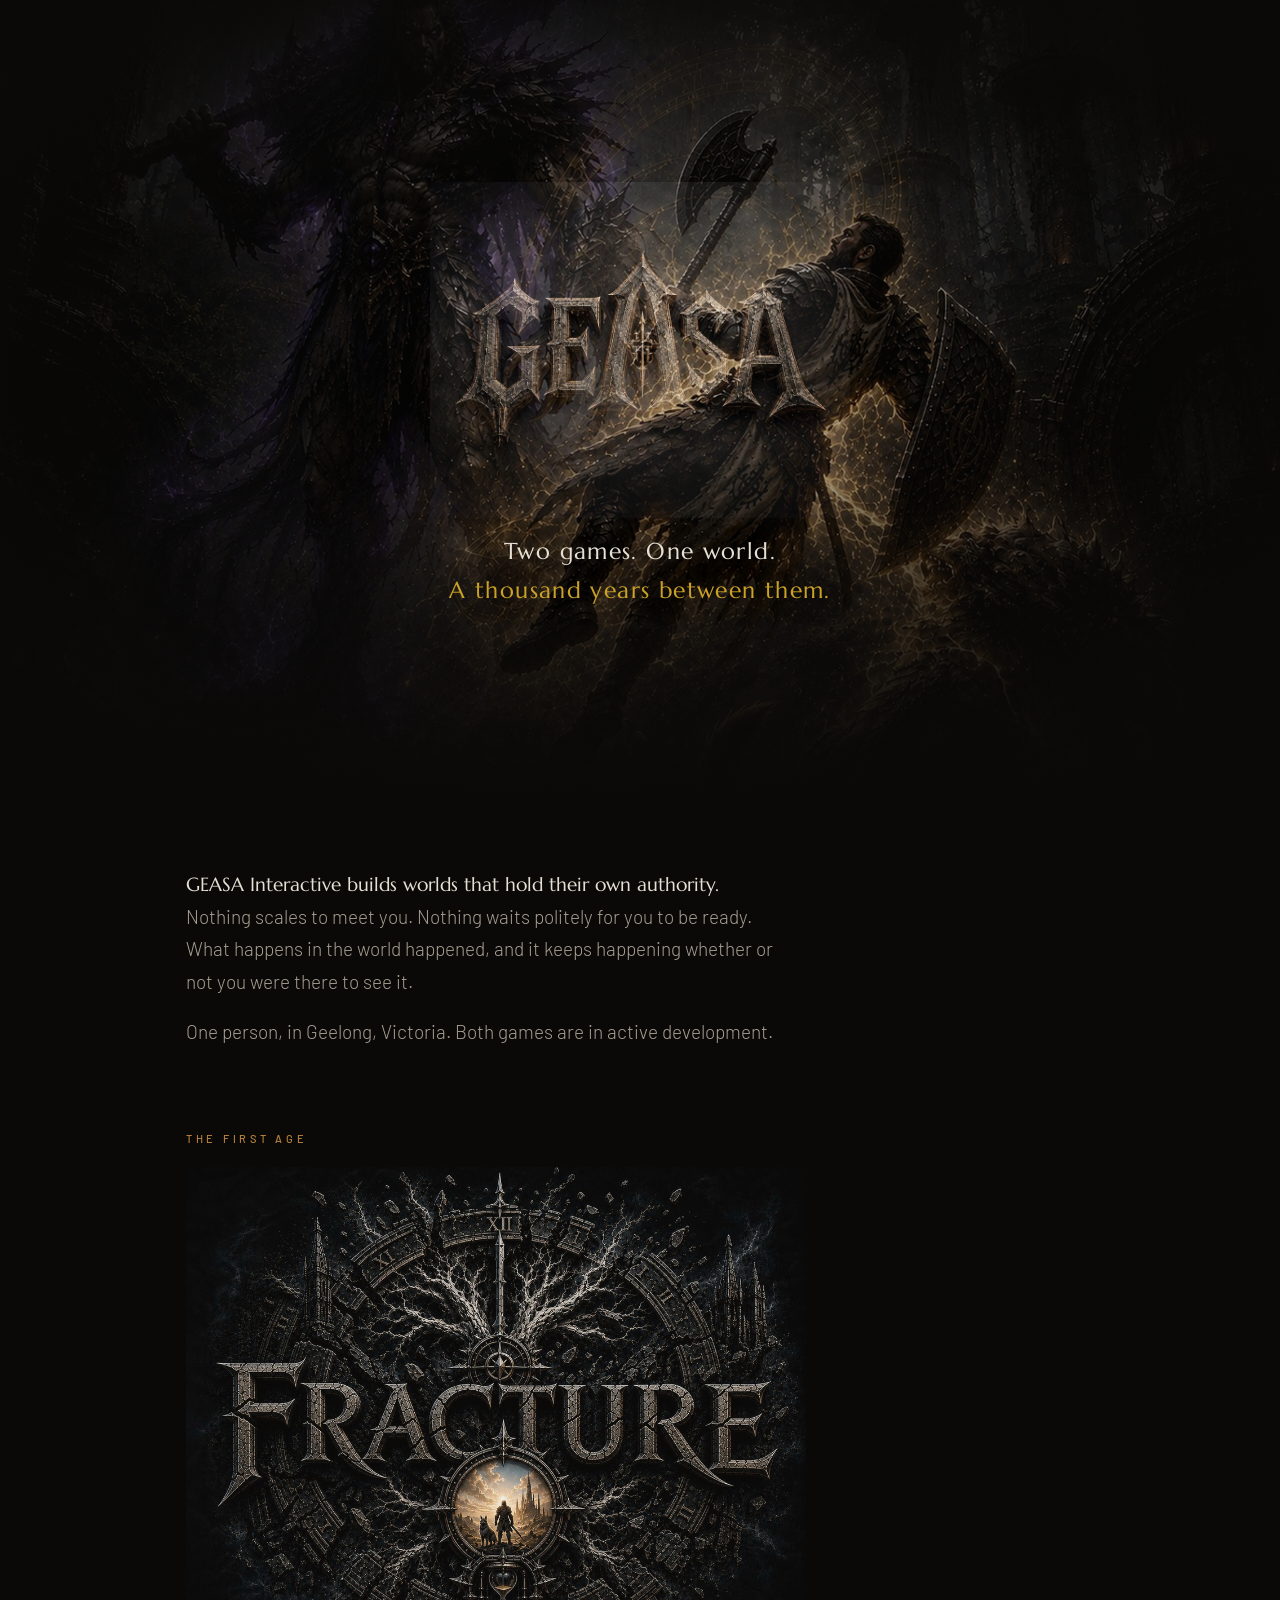
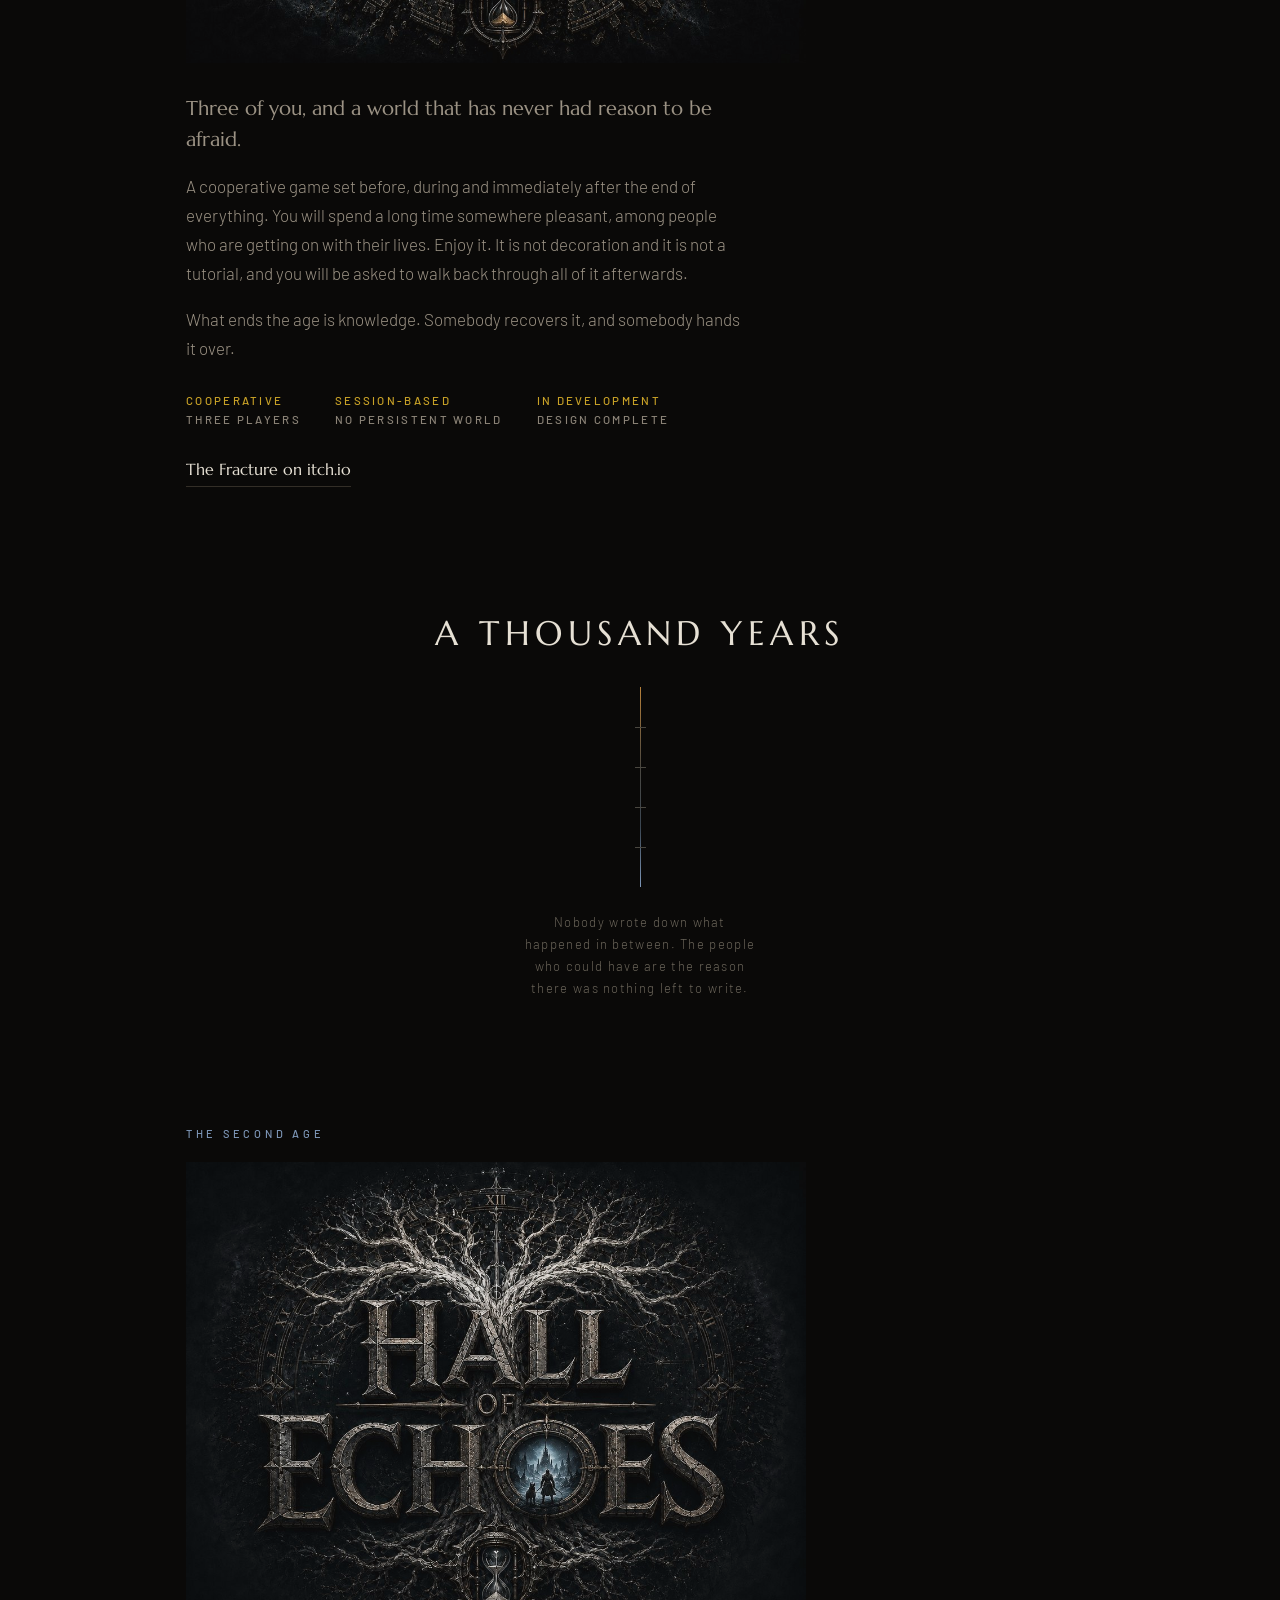
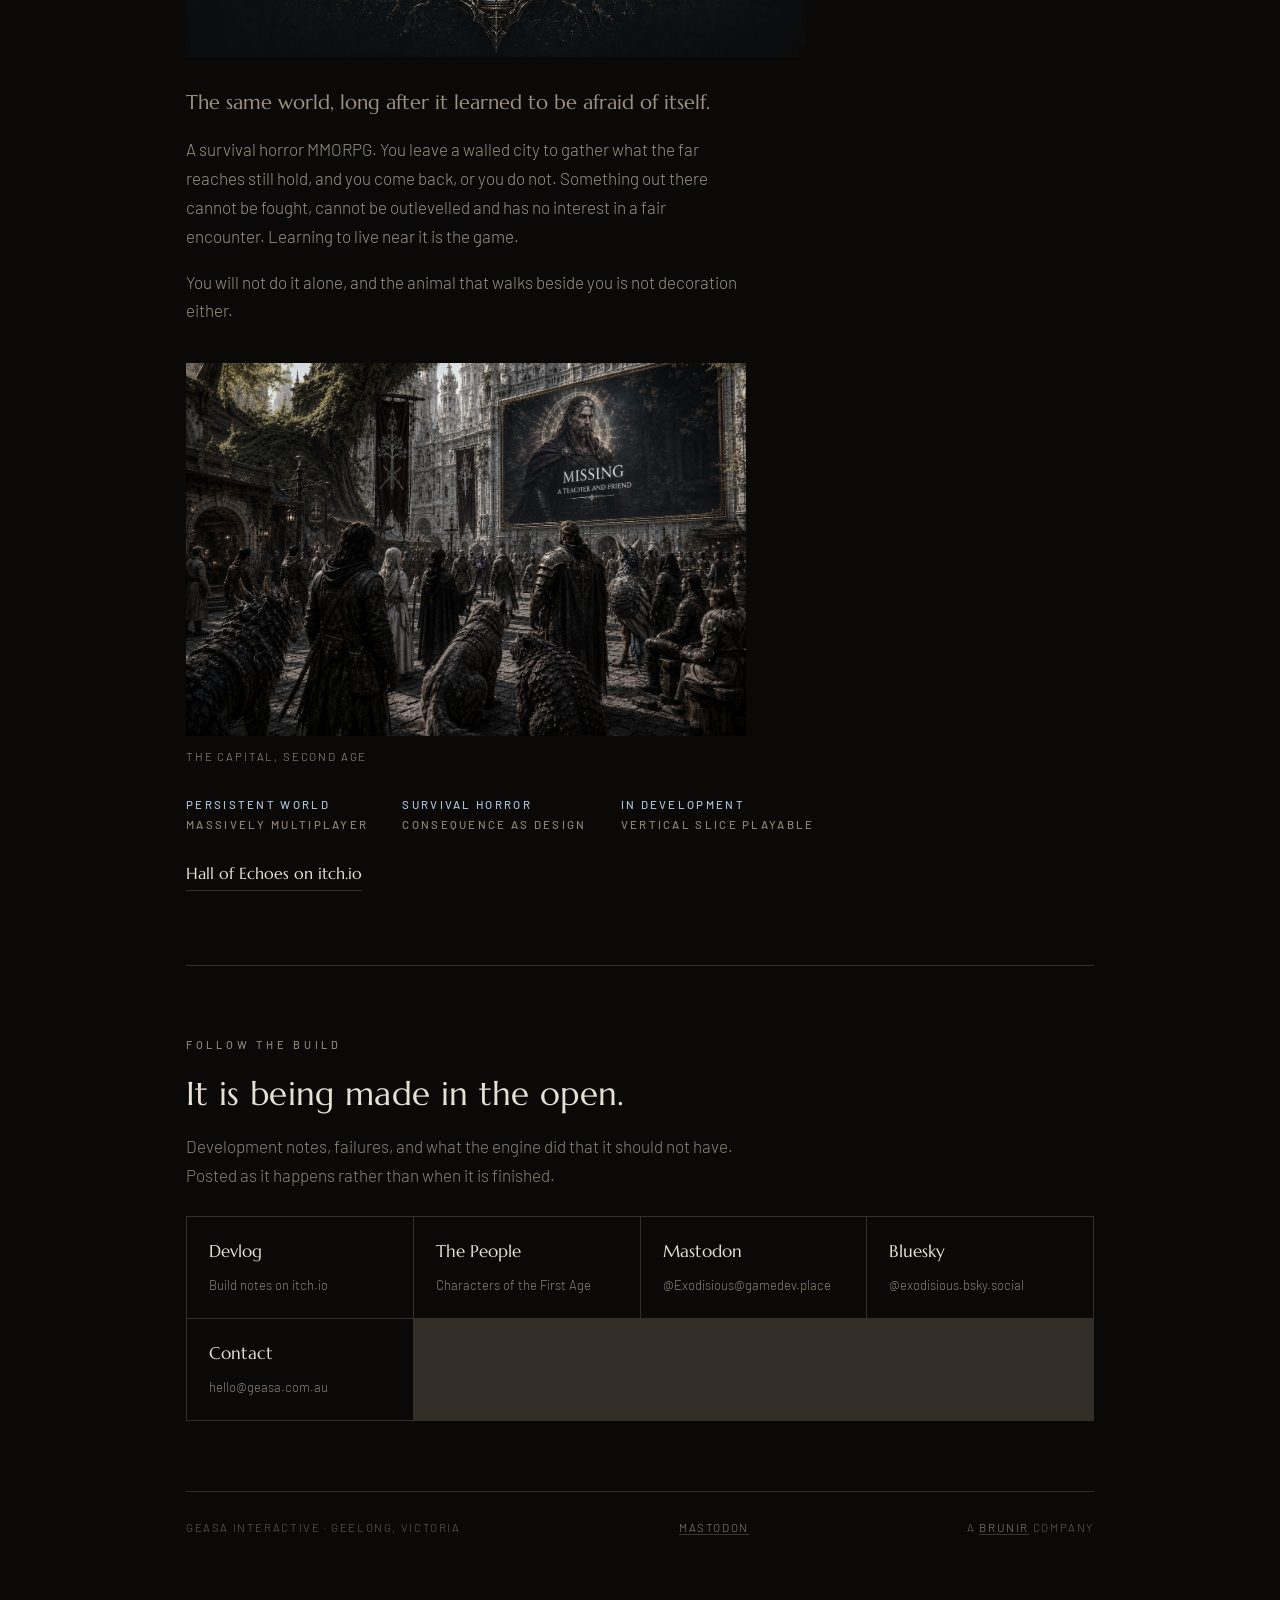
<file: index.html>
<!DOCTYPE html>
<html lang="en-AU">
<head>
<meta charset="utf-8">
<meta name="viewport" content="width=device-width, initial-scale=1">
<title>GEASA Interactive</title>
<meta name="description" content="Two games. One world. A thousand years between them. GEASA Interactive is a game studio in Geelong, Victoria.">
<link rel="icon" href="favicon.png">
<link rel="apple-touch-icon" href="apple-touch-icon.png">
<meta property="og:title" content="GEASA Interactive">
<meta property="og:description" content="Two games. One world. A thousand years between them.">
<meta property="og:image" content="img/hero.jpg">
<meta property="og:type" content="website">
<link rel="preconnect" href="https://fonts.googleapis.com">
<link rel="preconnect" href="https://fonts.gstatic.com" crossorigin>
<link href="https://fonts.googleapis.com/css2?family=Marcellus&family=Barlow:ital,wght@0,300;0,400;0,500;1,300&display=swap" rel="stylesheet">
<style>
:root{
  --void:#0A0908;
  --pitch:#050505;
  --stone:#221F1B;
  --edge:#332E27;
  --bone:#E6E0D4;
  --dim:#8C8478;
  --gold:#C9A227;
  --ember:#B8813A;
  --cold:#7E97B8;
  --frost:#A9C0D8;
}
*{box-sizing:border-box}
html{-webkit-text-size-adjust:100%;scroll-behavior:smooth}
@media (prefers-reduced-motion: reduce){html{scroll-behavior:auto}}
body{
  margin:0;background:var(--void);color:var(--dim);
  font-family:"Barlow",system-ui,sans-serif;font-weight:300;
  font-size:17px;line-height:1.7;-webkit-font-smoothing:antialiased;
}
img{display:block;max-width:100%}
a{color:var(--bone);text-decoration:none}

.shell{max-width:960px;margin:0 auto;padding:0 26px}
.narrow{max-width:60ch}

/* ---------- hero ---------- */
.hero{position:relative;min-height:88vh;display:flex;align-items:center;justify-content:center;overflow:hidden}
.hero .plate{position:absolute;inset:0;background:url('img/hero.jpg') center 38%/cover no-repeat;filter:saturate(.82) contrast(1.06)}
.hero .veil{position:absolute;inset:0;
  background:
    radial-gradient(ellipse at 50% 46%, rgba(10,9,8,.14) 0%, rgba(10,9,8,.66) 52%, rgba(10,9,8,.94) 78%, var(--void) 100%),
    linear-gradient(to bottom, rgba(10,9,8,.72) 0%, rgba(10,9,8,0) 26%, rgba(10,9,8,0) 62%, var(--void) 100%);
}
.hero .inner{position:relative;text-align:center;padding:0 26px}
.hero .mark{width:min(420px,72vw);margin:0 auto;mix-blend-mode:screen;opacity:.96}
.hero .line{
  font-family:"Marcellus",Georgia,serif;color:var(--bone);
  font-size:clamp(17px,2.6vw,23px);letter-spacing:.06em;line-height:1.7;
  margin:14px 0 0;text-shadow:0 2px 24px rgba(0,0,0,.85);
}
.hero .line em{font-style:normal;color:var(--gold)}

/* ---------- shared ---------- */
.eyebrow{
  font-family:"Barlow",sans-serif;font-weight:500;font-size:11px;
  letter-spacing:.34em;text-transform:uppercase;color:var(--dim);
  margin:0 0 18px;
}
h2{
  font-family:"Marcellus",Georgia,serif;font-weight:400;
  font-size:clamp(25px,4vw,33px);color:var(--bone);
  margin:0 0 18px;line-height:1.25;letter-spacing:.01em;
}
p{margin:0 0 17px}
p:last-child{margin-bottom:0}

.statement{padding:76px 0 8px}
.statement p{font-size:19px;line-height:1.72;color:#A79E90}
.statement strong{color:var(--bone);font-weight:400;font-family:"Marcellus",serif}

/* ---------- game blocks ---------- */
.age{padding:74px 0}
.age .logo{width:100%;max-width:620px;margin:0 0 30px;mix-blend-mode:screen;opacity:.95}
.age .body{max-width:56ch}
.age .body p{color:#9B9284}
.age .lead{font-size:19.5px;color:var(--bone);font-family:"Marcellus",serif;line-height:1.6}

.meta{margin:28px 0 0;display:flex;flex-wrap:wrap;gap:0 34px;
  font-size:11.5px;letter-spacing:.2em;text-transform:uppercase;font-weight:500}
.meta span{color:var(--dim)}
.meta b{font-weight:500;color:var(--bone);display:block;letter-spacing:.2em}

.first .eyebrow{color:var(--ember)}
.first .meta b{color:var(--gold)}
.second .eyebrow{color:var(--cold)}
.second .meta b{color:var(--frost)}

.go{margin:24px 0 0}
.go a{
  display:inline-block;font-family:"Marcellus",Georgia,serif;font-size:16px;
  color:var(--bone);border-bottom:1px solid var(--edge);padding:0 0 3px;
  transition:border-color .2s ease,color .2s ease;
}
.first .go a:hover{color:var(--gold);border-bottom-color:var(--gold)}
.second .go a:hover{color:var(--frost);border-bottom-color:var(--frost)}
.age .logo{transition:opacity .25s ease}
.age a:hover .logo{opacity:1}

.still{margin:38px 0 0;position:relative}
.still img{width:100%;filter:saturate(.86)}
.still .cap{
  margin:11px 0 0;font-size:11.5px;letter-spacing:.16em;
  text-transform:uppercase;color:#6A6459;
}
.second .still img{filter:saturate(.5) brightness(.94)}

/* ---------- signature: the interval ---------- */
.interval{
  padding:44px 0 52px;display:flex;flex-direction:column;align-items:center;text-align:center;
}
.interval .n{
  font-family:"Marcellus",Georgia,serif;color:var(--bone);
  font-size:clamp(24px,4.4vw,34px);letter-spacing:.16em;text-transform:uppercase;
  margin:0;
}
.interval .track{
  width:1px;height:200px;margin:24px 0;position:relative;
  background:linear-gradient(to bottom,var(--ember) 0%,#4A4740 40%,#3A4652 70%,var(--cold) 100%);
  transform-origin:top center;
}
.interval .track i{
  position:absolute;left:-5px;width:11px;height:1px;background:#4A4740;
}
.interval .note{
  font-size:13px;letter-spacing:.1em;color:#6A6459;max-width:34ch;margin:0;
}
@media (prefers-reduced-motion: no-preference){
  .interval .track{animation:fall 1.4s cubic-bezier(.3,.7,.4,1) both;animation-timeline:view();animation-range:entry 0% entry 70%}
}
@keyframes fall{from{transform:scaleY(0)}to{transform:scaleY(1)}}

/* ---------- follow ---------- */
.follow{padding:70px 0 0;border-top:1px solid var(--edge)}
.chan{margin:26px 0 0;display:grid;grid-template-columns:repeat(auto-fit,minmax(210px,1fr));gap:1px;background:var(--edge);border:1px solid var(--edge)}
.chan a{
  display:block;background:var(--void);padding:20px 22px;transition:background .2s ease;
}
.chan a:hover,.chan a:focus-visible{background:var(--stone);outline:none}
.chan a b{display:block;font-family:"Marcellus",serif;font-size:17px;color:var(--bone);font-weight:400;margin:0 0 3px}
.chan a span{font-size:13px;color:var(--dim)}
a:focus-visible{outline:2px solid var(--gold);outline-offset:3px}

footer{
  margin:70px 0 0;padding:26px 0 64px;border-top:1px solid var(--edge);
  display:flex;justify-content:space-between;flex-wrap:wrap;gap:12px;
  font-size:11.5px;letter-spacing:.14em;text-transform:uppercase;color:#645E54;
}
footer a{color:#8C8478;border-bottom:1px solid #3A352E}
footer a:hover{color:var(--bone)}

@media (max-width:600px){
  body{font-size:16px}
  .hero{min-height:74vh}
  .age{padding:56px 0}
  .interval .track{height:140px}
  .statement p{font-size:17.5px}
}
</style>
</head>
<body>

<header class="hero">
  <div class="plate" role="img" aria-label="A figure and their companion parted by golden light in a ruined forest"></div>
  <div class="veil"></div>
  <div class="inner">
    <img class="mark" src="img/geasa-wordmark.jpg" alt="GEASA Interactive">
    <p class="line">Two games. One world.<br><em>A thousand years between them.</em></p>
  </div>
</header>

<div class="shell">

  <section class="statement narrow">
    <p><strong>GEASA Interactive builds worlds that hold their own authority.</strong> Nothing scales to meet you. Nothing waits politely for you to be ready. What happens in the world happened, and it keeps happening whether or not you were there to see it.</p>
    <p>One person, in Geelong, Victoria. Both games are in active development.</p>
  </section>

  <section class="age first">
    <p class="eyebrow">The First Age</p>
    <a href="https://exodisious.itch.io/fracture"><img class="logo" src="img/fracture.jpg" alt="The Fracture"></a>
    <div class="body">
      <p class="lead">Three of you, and a world that has never had reason to be afraid.</p>
      <p>A cooperative game set before, during and immediately after the end of everything. You will spend a long time somewhere pleasant, among people who are getting on with their lives. Enjoy it. It is not decoration and it is not a tutorial, and you will be asked to walk back through all of it afterwards.</p>
      <p>What ends the age is knowledge. Somebody recovers it, and somebody hands it over.</p>
    </div>
    <div class="meta">
      <span><b>Cooperative</b>Three players</span>
      <span><b>Session-based</b>No persistent world</span>
      <span><b>In development</b>Design complete</span>
    </div>
    <p class="go"><a href="https://exodisious.itch.io/fracture">The Fracture on itch.io</a></p>
  </section>

  <section class="interval" aria-label="A thousand years pass">
    <p class="n">A Thousand Years</p>
    <div class="track" aria-hidden="true">
      <i style="top:20%"></i><i style="top:40%"></i><i style="top:60%"></i><i style="top:80%"></i>
    </div>
    <p class="note">Nobody wrote down what happened in between. The people who could have are the reason there was nothing left to write.</p>
  </section>

  <section class="age second">
    <p class="eyebrow">The Second Age</p>
    <a href="https://exodisious.itch.io/hall-of-echoes"><img class="logo" src="img/hallofechoes.jpg" alt="Hall of Echoes"></a>
    <div class="body">
      <p class="lead">The same world, long after it learned to be afraid of itself.</p>
      <p>A survival horror MMORPG. You leave a walled city to gather what the far reaches still hold, and you come back, or you do not. Something out there cannot be fought, cannot be outlevelled and has no interest in a fair encounter. Learning to live near it is the game.</p>
      <p>You will not do it alone, and the animal that walks beside you is not decoration either.</p>
      <div class="still">
        <img src="img/city.jpg" alt="A crowded city square beneath a lit screen">
        <p class="cap">The Capital, Second Age</p>
      </div>
    </div>
    <div class="meta">
      <span><b>Persistent world</b>Massively multiplayer</span>
      <span><b>Survival horror</b>Consequence as design</span>
      <span><b>In development</b>Vertical slice playable</span>
    </div>
    <p class="go"><a href="https://exodisious.itch.io/hall-of-echoes">Hall of Echoes on itch.io</a></p>
  </section>

  <section class="follow">
    <p class="eyebrow">Follow the build</p>
    <h2>It is being made in the open.</h2>
    <p class="narrow">Development notes, failures, and what the engine did that it should not have. Posted as it happens rather than when it is finished.</p>
    <nav class="chan">
      <a href="https://exodisious.itch.io/hall-of-echoes"><b>Devlog</b><span>Build notes on itch.io</span></a>
      <a href="people/"><b>The People</b><span>Characters of the First Age</span></a>
      <a rel="me" href="https://mastodon.gamedev.place/@Exodisious"><b>Mastodon</b><span>@Exodisious@gamedev.place</span></a>
      <a href="https://bsky.app/profile/exodisious.bsky.social"><b>Bluesky</b><span>@exodisious.bsky.social</span></a>
      <a href="mailto:hello@geasa.com.au"><b>Contact</b><span>hello@geasa.com.au</span></a>
    </nav>
  </section>

  <footer>
    <span>GEASA Interactive &middot; Geelong, Victoria</span>
    <span><a rel="me" href="https://mastodon.gamedev.place/@Exodisious">Mastodon</a></span>
    <span>A <a href="https://brunir.com.au">Brunir</a> company</span>
  </footer>

</div>
</body>
</html>
</file>
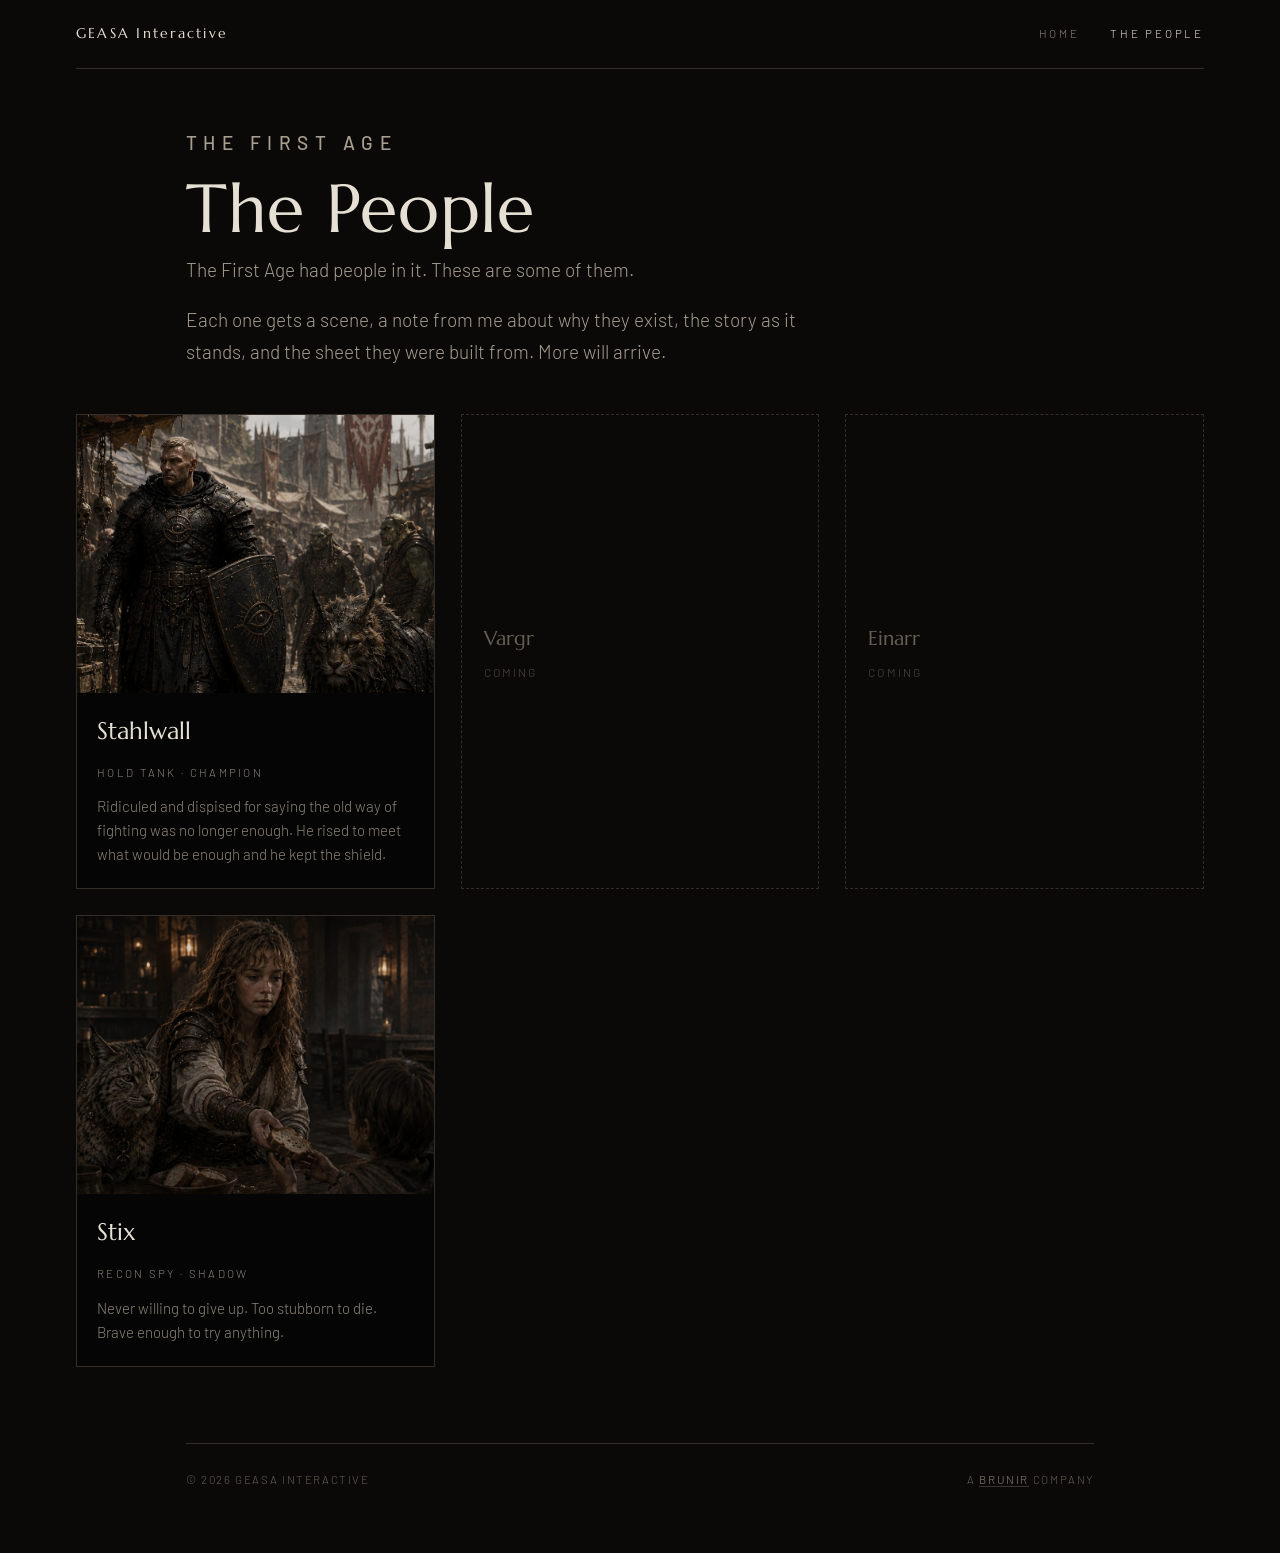
<file: people/index.html>
<!DOCTYPE html>
<html lang="en-AU">
<head>
<meta charset="utf-8">
<meta name="viewport" content="width=device-width, initial-scale=1">
<title>The People &middot; GEASA Interactive</title>
<meta name="description" content="The First Age had people in it. These are some of them.">
<link rel="icon" href="../favicon.png">
<link rel="apple-touch-icon" href="../apple-touch-icon.png">
<meta property="og:title" content="The People of the First Age">
<meta property="og:description" content="The First Age had people in it. These are some of them.">
<meta property="og:image" content="../img/people/stahlwall-card.jpg">
<meta property="og:image" content="../img/people/stix-card.jpg">
<meta property="og:type" content="website">
<link rel="preconnect" href="https://fonts.googleapis.com">
<link rel="preconnect" href="https://fonts.gstatic.com" crossorigin>
<link href="https://fonts.googleapis.com/css2?family=Marcellus&family=Barlow:ital,wght@0,300;0,400;0,500;1,300&display=swap" rel="stylesheet">
<link rel="stylesheet" href="people.css">
</head>
<body>

<div class="wide">
  <div class="bar">
    <a class="home" href="../">GEASA Interactive</a>
    <nav>
      <a href="../">Home</a>
      <a href="./" aria-current="page">The People</a>
    </nav>
  </div>
</div>

<div class="shell">

  <section class="intro">
    <p class="eyebrow">The First Age</p>
    <h1>The People</h1>
    <p>The First Age had people in it. These are some of them.</p>
    <p>Each one gets a scene, a note from me about why they exist, the story as it stands, and the sheet they were built from. More will arrive.</p>
  </section>

</div>

<div class="wide">
  <section class="grid">

    <a class="card" href="stahlwall.html">
      <img src="../img/people/stahlwall-card.jpg" alt="Stahlwall walking a market road with his companion">
      <div class="txt">
        <b>Stahlwall</b>
        <span>Hold Tank &middot; Champion</span>
        <em>Ridiculed and dispised for saying the old way of fighting was no longer enough. He rised to meet what would be enough and he kept the shield.</em>
      </div>
    </a>

    <div class="pending">
      <b>Vargr</b>
      <span>Coming</span>
    </div>

    <div class="pending">
      <b>Einarr</b>
      <span>Coming</span>
    </div>

    <a class="card" href="stix.html">
      <img src="../img/people/stix-card.jpg" alt="Stix in a tavern with her companion">
      <div class="txt">
        <b>Stix</b>
        <span>Recon spy &middot; Shadow</span>
        <em>Never willing to give up. Too stubborn to die. Brave enough to try anything.</em>
      </div>
    </a>

  </section>
</div>

<div class="shell">
  <footer>
    <span>&copy; 2026 GEASA Interactive</span>
    <span>A <a href="https://brunir.com.au">Brunir</a> company</span>
  </footer>
</div>

</body>
</html>
</file>
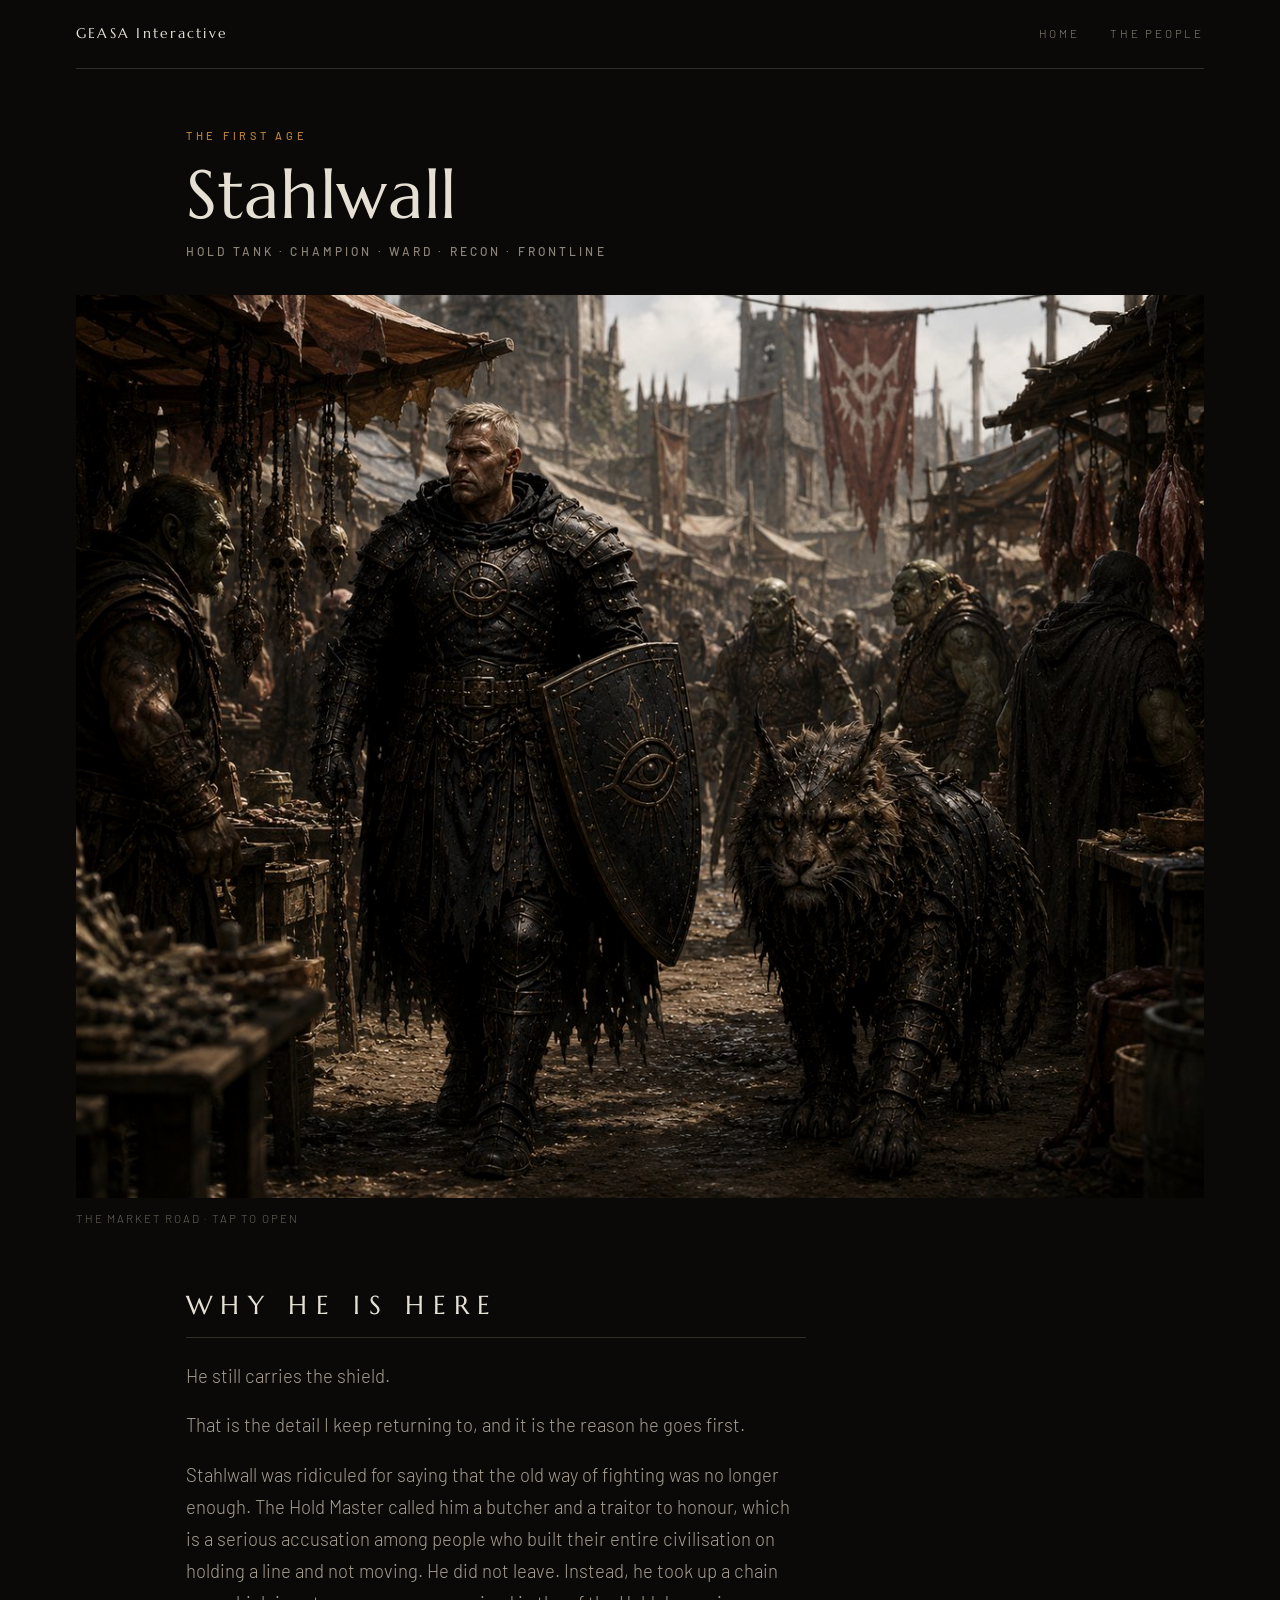
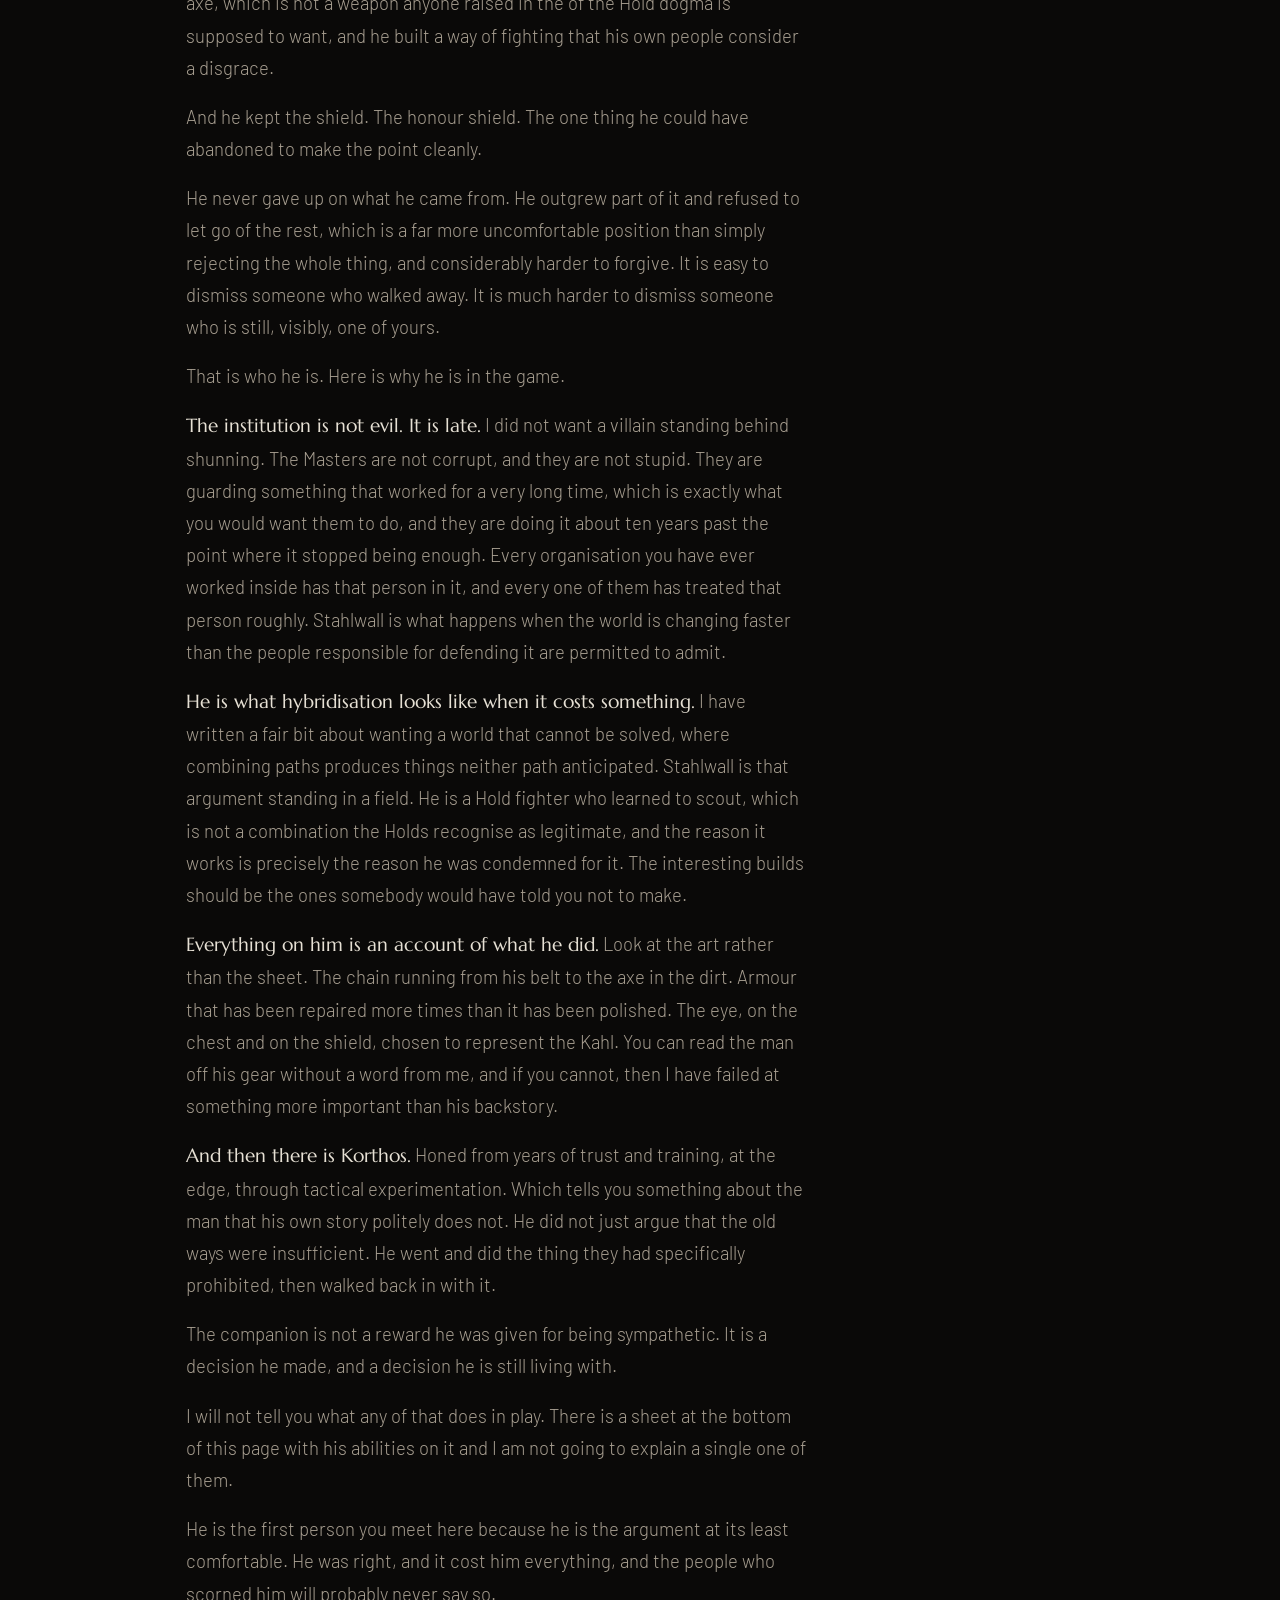
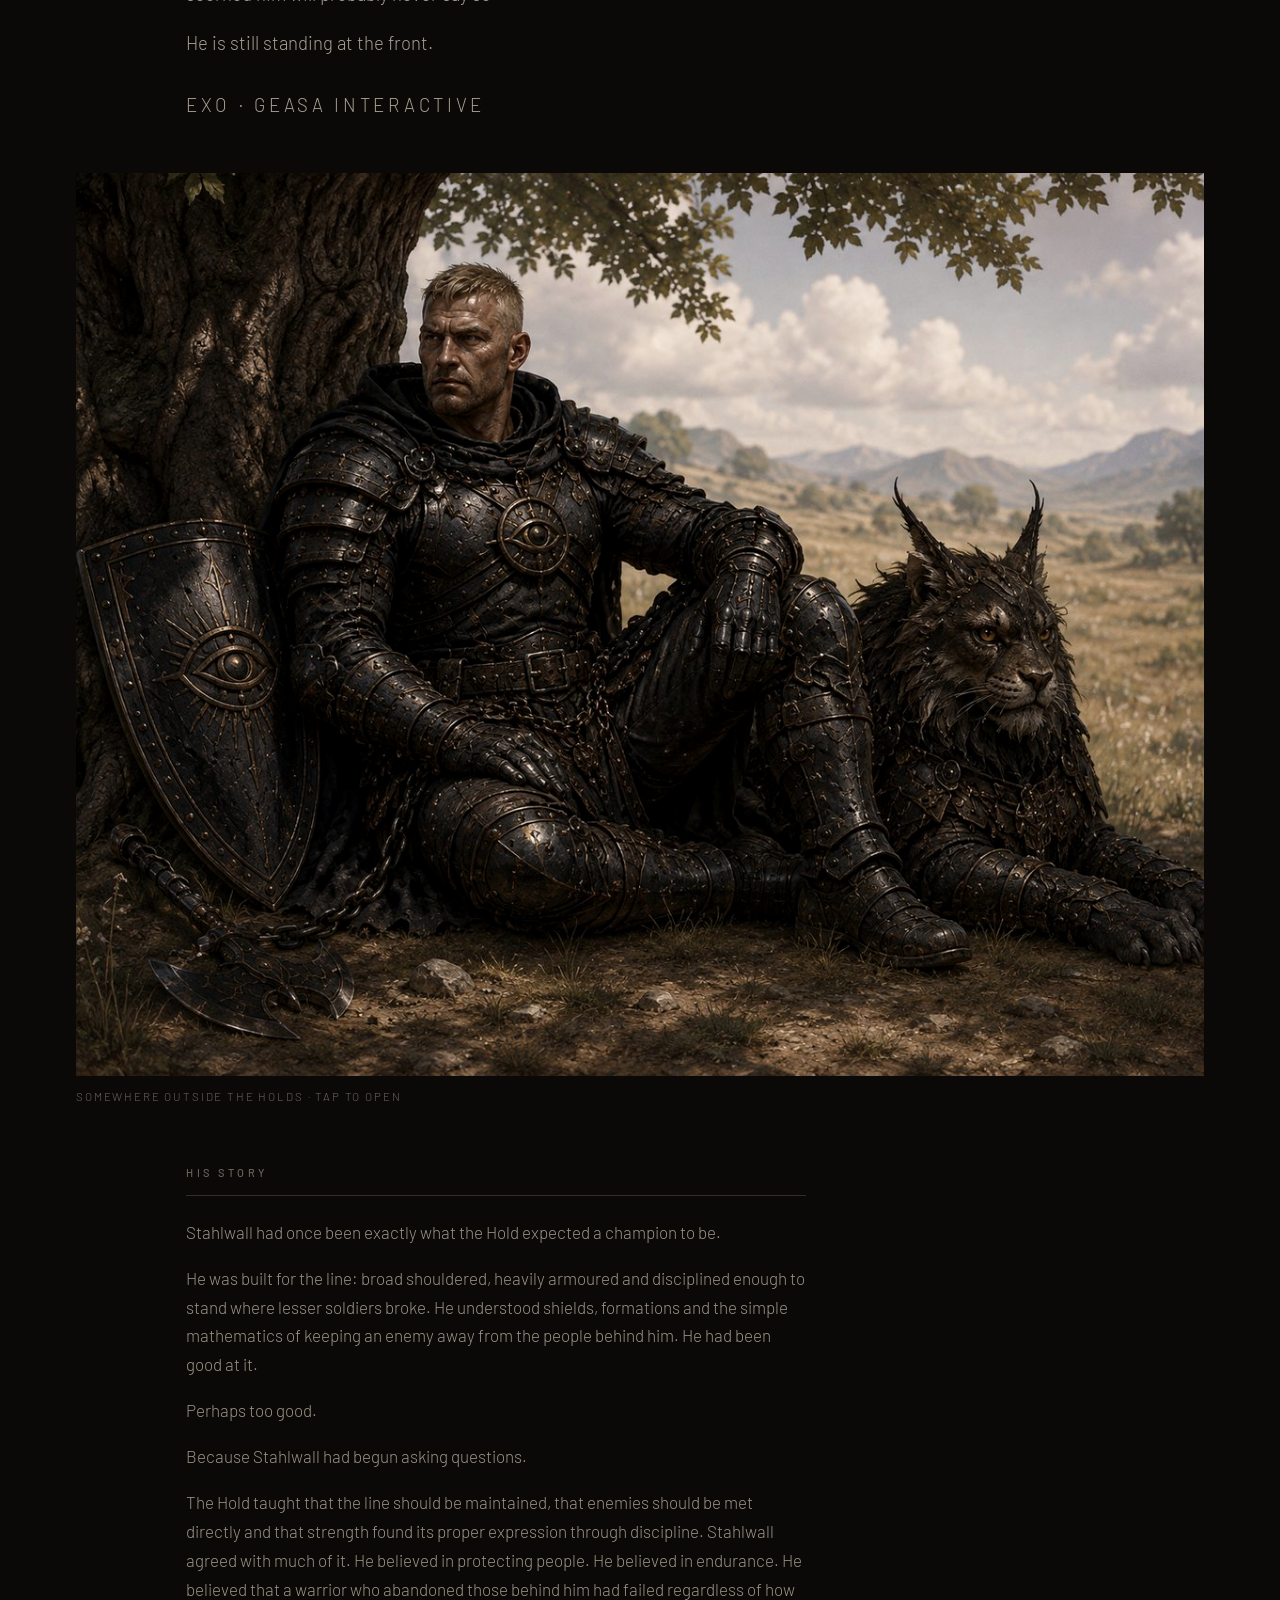
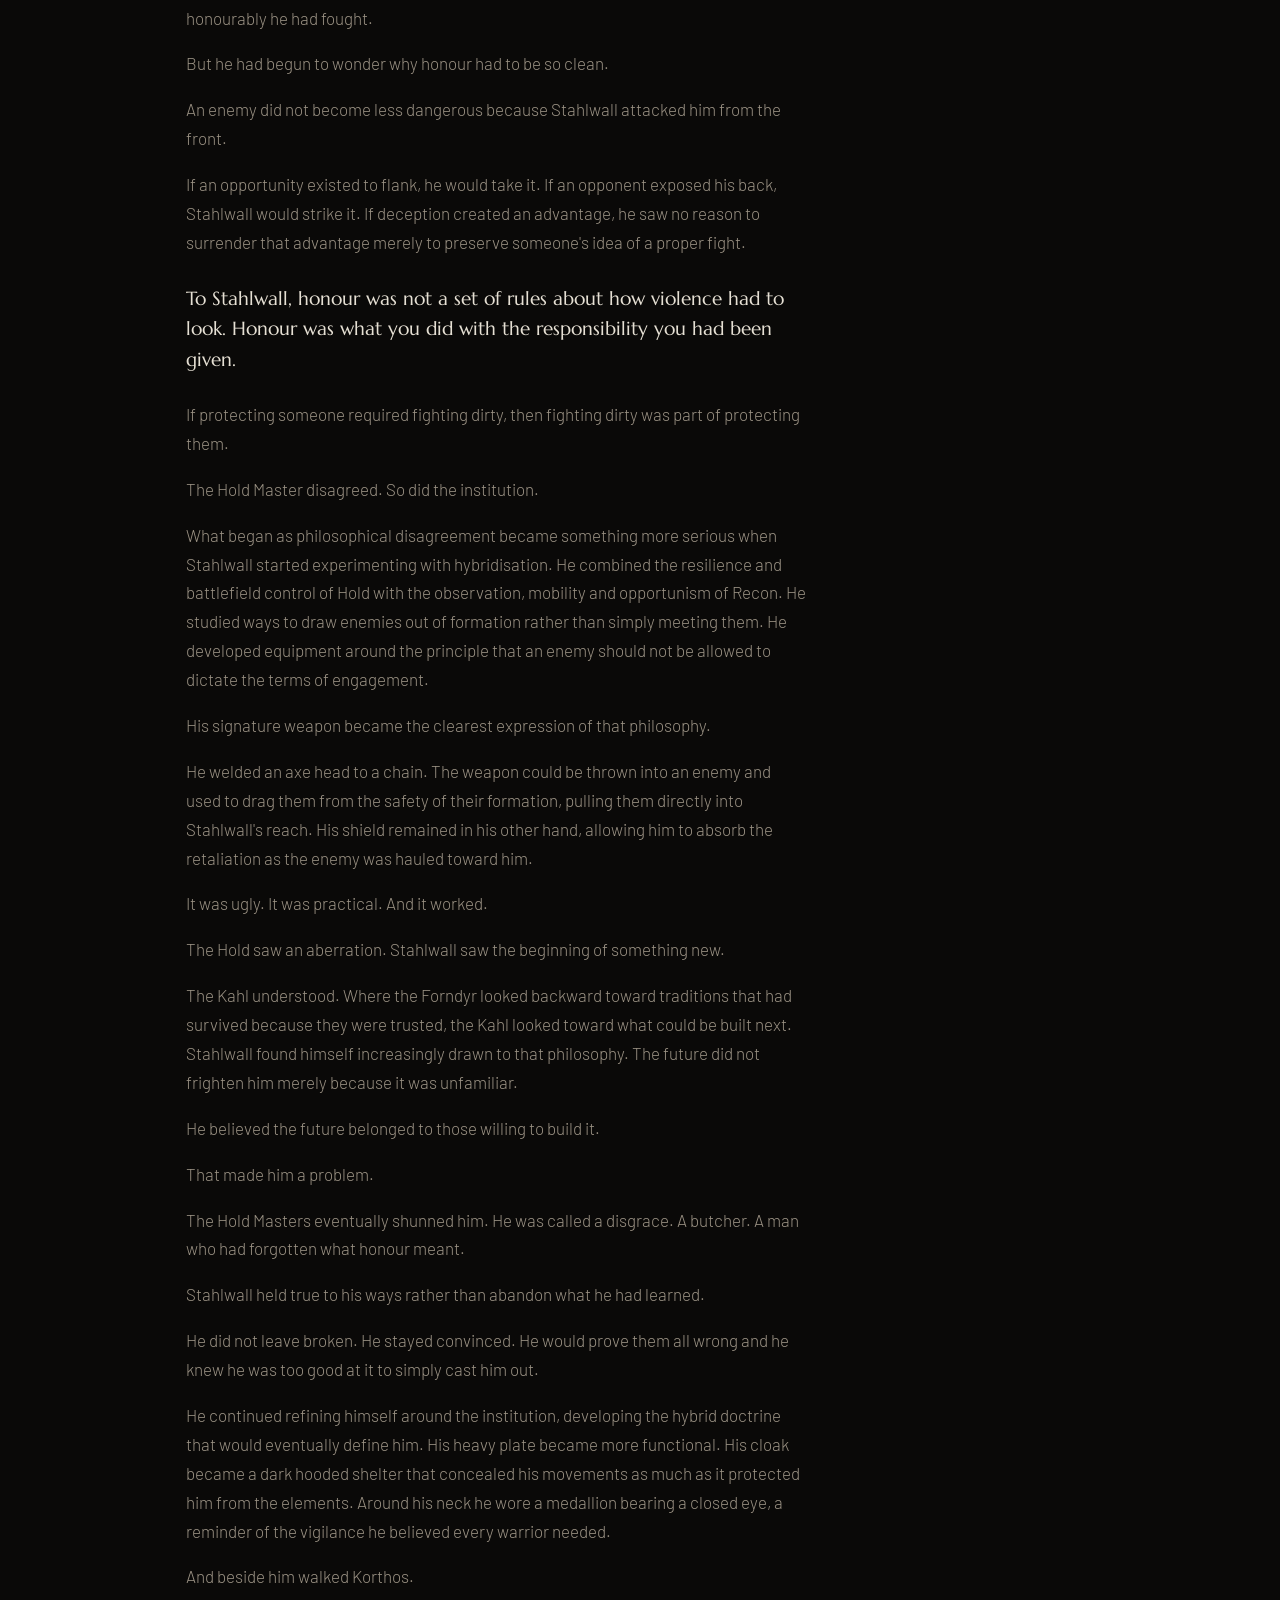
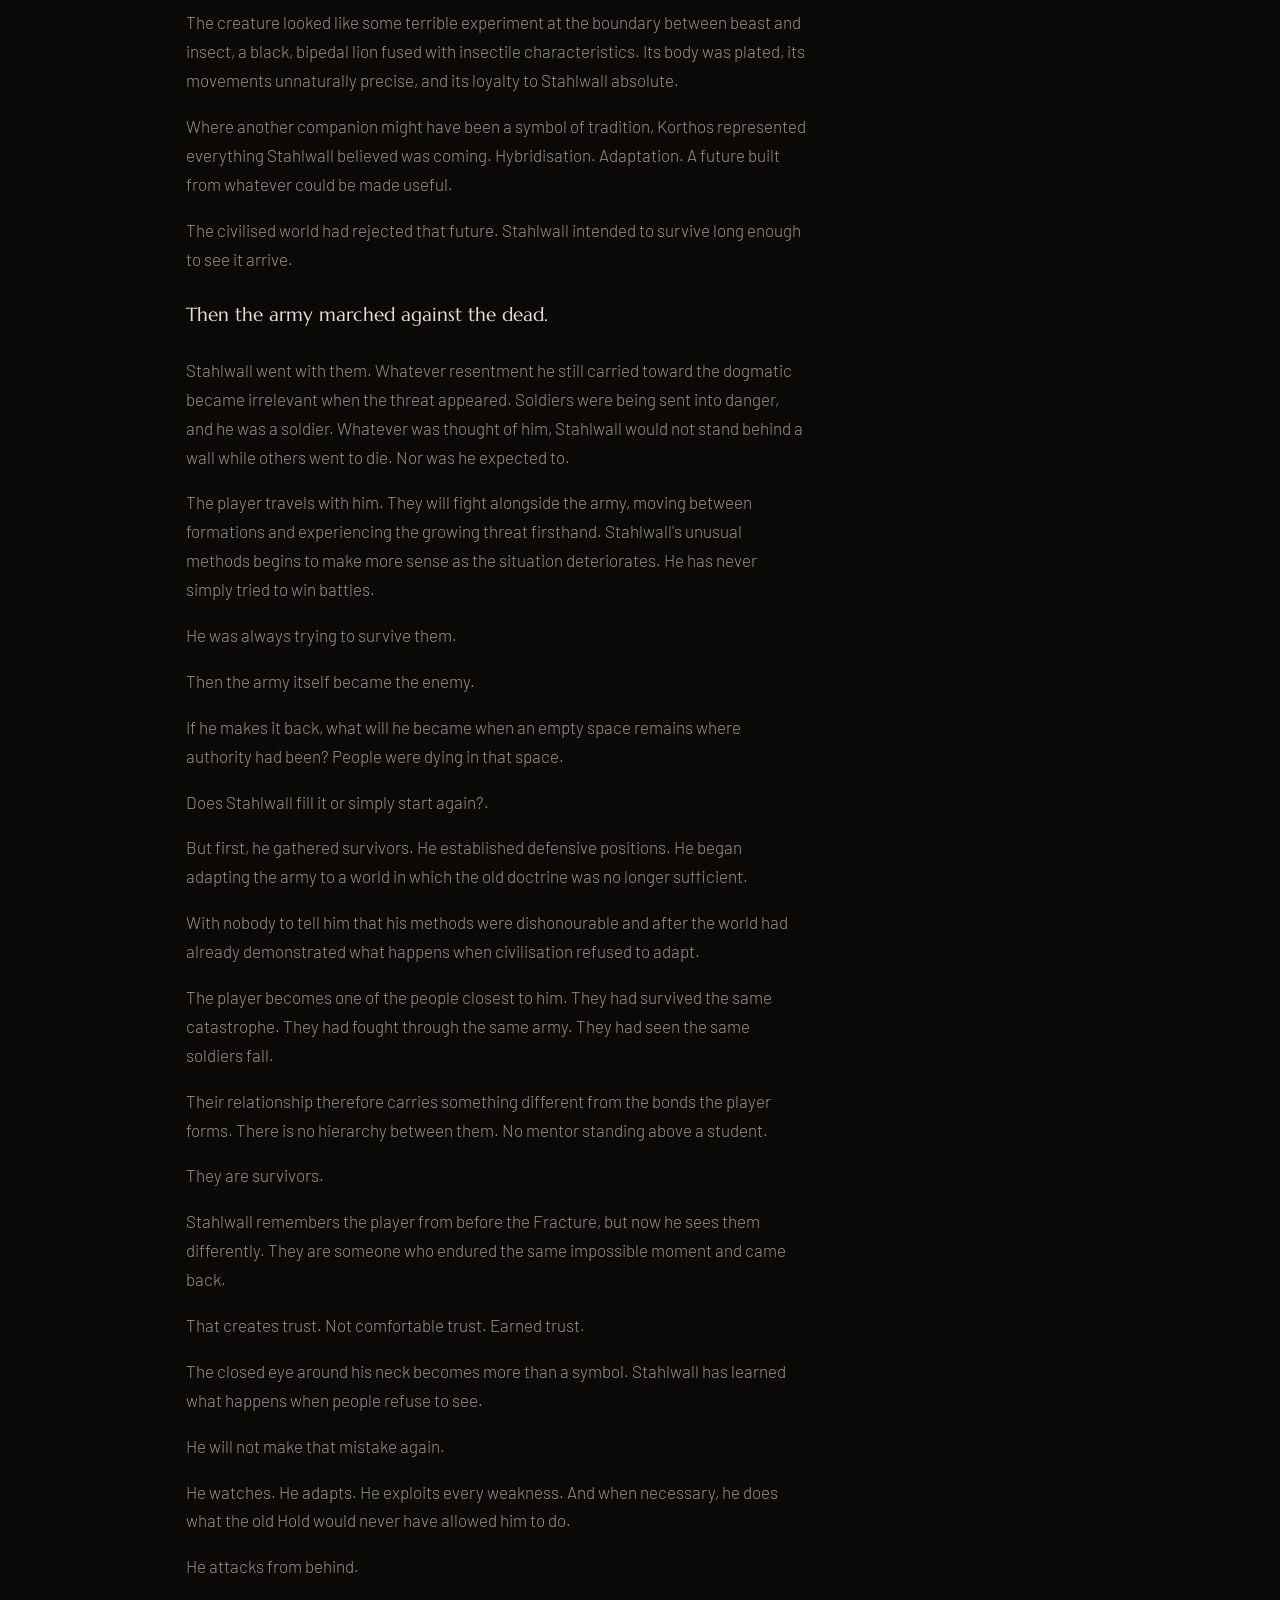
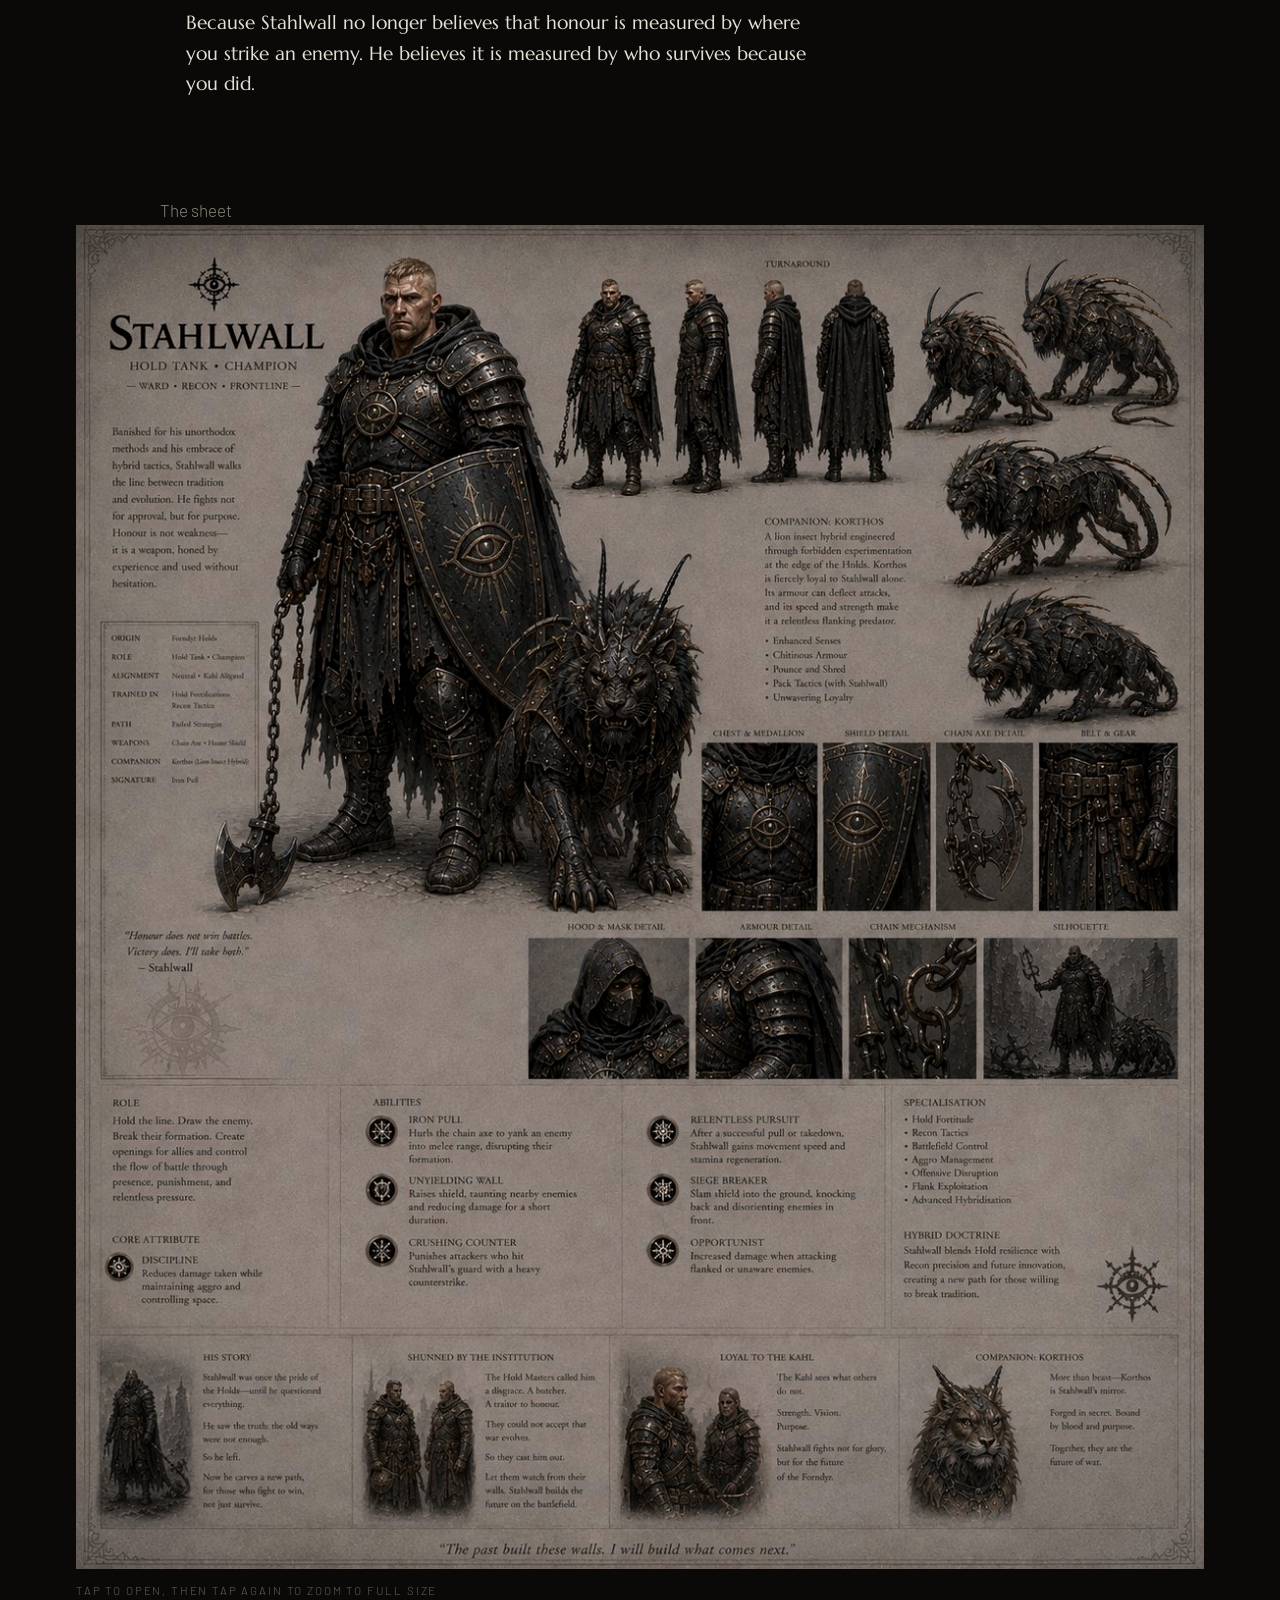
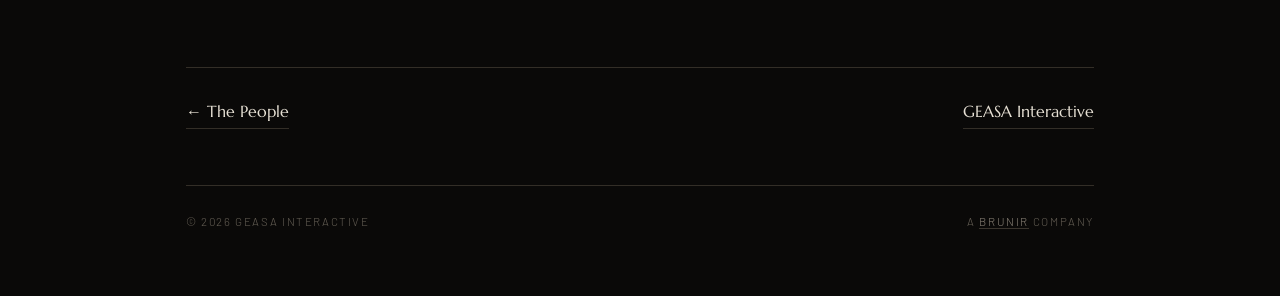
<file: people/stahlwall.html>
<!DOCTYPE html>
<html lang="en-AU">
<head>
<meta charset="utf-8">
<meta name="viewport" content="width=device-width, initial-scale=1">
<title>Stahlwall &middot; The People &middot; GEASA Interactive</title>
<meta name="description" content="Cast out of the Holds for saying the old way of fighting was no longer enough. He kept the shield.">
<link rel="icon" href="../favicon.png">
<link rel="apple-touch-icon" href="../apple-touch-icon.png">
<meta property="og:title" content="Stahlwall &middot; The People of the First Age">
<meta property="og:description" content="Cast out of the Holds for saying the old way of fighting was no longer enough. He kept the shield.">
<meta property="og:image" content="../img/people/stahlwall-scene-market.jpg">
<meta property="og:type" content="article">
<link rel="preconnect" href="https://fonts.googleapis.com">
<link rel="preconnect" href="https://fonts.gstatic.com" crossorigin>
<link href="https://fonts.googleapis.com/css2?family=Marcellus&family=Barlow:ital,wght@0,300;0,400;0,500;1,300&display=swap" rel="stylesheet">
<link rel="stylesheet" href="people.css">
</head>
<body>

<div class="wide">
  <div class="bar">
    <a class="home" href="../">GEASA Interactive</a>
    <nav>
      <a href="../">Home</a>
      <a href="./">The People</a>
    </nav>
  </div>
</div>

<div class="shell">
  <section class="head">
    <p class="eyebrow">The First Age</p>
    <h1>Stahlwall</h1>
    <p class="sub">Hold Tank &middot; Champion &middot; Ward &middot; Recon &middot; Frontline</p>
  </section>
</div>

<div class="wide">
  <div class="plate">
    <img src="../img/people/stahlwall-scene-market-w.jpg"
         data-full="../img/people/stahlwall-scene-market.jpg"
         alt="Stahlwall walking a crowded market road, shield on his arm, Korthos beside him">
    <p class="cap">The market road &middot; Tap to open</p>
  </div>
</div>

<div class="shell">

  <section class="block voice narrow">
    <p class="label">Why he is here</p>

    <p>He still carries the shield.</p>

    <p>That is the detail I keep returning to, and it is the reason he goes first.</p>

    <p>Stahlwall was ridiculed for saying that the old way of fighting was no longer enough. The Hold Master called him a butcher and a traitor to honour, which is a serious accusation among people who built their entire civilisation on holding a line and not moving. He did not leave. Instead, he took up a chain axe, which is not a weapon anyone raised in the of the Hold dogma is supposed to want, and he built a way of fighting that his own people consider a disgrace.</p>

    <p>And he kept the shield. The honour shield. The one thing he could have abandoned to make the point cleanly.</p>

    <p>He never gave up on what he came from. He outgrew part of it and refused to let go of the rest, which is a far more uncomfortable position than simply rejecting the whole thing, and considerably harder to forgive. It is easy to dismiss someone who walked away. It is much harder to dismiss someone who is still, visibly, one of yours.</p>

    <p>That is who he is. Here is why he is in the game.</p>

    <p><strong>The institution is not evil. It is late.</strong> I did not want a villain standing behind shunning. The Masters are not corrupt, and they are not stupid. They are guarding something that worked for a very long time, which is exactly what you would want them to do, and they are doing it about ten years past the point where it stopped being enough. Every organisation you have ever worked inside has that person in it, and every one of them has treated that person roughly. Stahlwall is what happens when the world is changing faster than the people responsible for defending it are permitted to admit.</p>

    <p><strong>He is what hybridisation looks like when it costs something.</strong> I have written a fair bit about wanting a world that cannot be solved, where combining paths produces things neither path anticipated. Stahlwall is that argument standing in a field. He is a Hold fighter who learned to scout, which is not a combination the Holds recognise as legitimate, and the reason it works is precisely the reason he was condemned for it. The interesting builds should be the ones somebody would have told you not to make.</p>

    <p><strong>Everything on him is an account of what he did.</strong> Look at the art rather than the sheet. The chain running from his belt to the axe in the dirt. Armour that has been repaired more times than it has been polished. The eye, on the chest and on the shield, chosen to represent the Kahl. You can read the man off his gear without a word from me, and if you cannot, then I have failed at something more important than his backstory.</p>

    <p><strong>And then there is Korthos.</strong> Honed from years of trust and training, at the edge, through tactical experimentation. Which tells you something about the man that his own story politely does not. He did not just argue that the old ways were insufficient. He went and did the thing they had specifically prohibited, then walked back in with it.</p>

    <p>The companion is not a reward he was given for being sympathetic. It is a decision he made, and a decision he is still living with.</p>

    <p>I will not tell you what any of that does in play. There is a sheet at the bottom of this page with his abilities on it and I am not going to explain a single one of them.</p>

    <p>He is the first person you meet here because he is the argument at its least comfortable. He was right, and it cost him everything, and the people who scorned him will probably never say so.</p>

    <p>He is still standing at the front.</p>

    <p class="sign">Exo &middot; GEASA Interactive</p>
  </section>

</div>

<div class="wide">
  <div class="plate">
    <img src="../img/people/stahlwall-scene-rest-w.jpg"
         data-full="../img/people/stahlwall-scene-rest.jpg"
         alt="Stahlwall resting against a tree in open country, shield propped beside him, Korthos lying alongside">
    <p class="cap">Somewhere outside the Holds &middot; Tap to open</p>
  </div>
</div>

<div class="shell">

  <section class="block tale narrow">
    <p class="label">His story</p>

    <p>Stahlwall had once been exactly what the Hold expected a champion to be.</p>

    <p>He was built for the line: broad shouldered, heavily armoured and disciplined enough to stand where lesser soldiers broke. He understood shields, formations and the simple mathematics of keeping an enemy away from the people behind him. He had been good at it.</p>

    <p>Perhaps too good.</p>

    <p>Because Stahlwall had begun asking questions.</p>

    <p>The Hold taught that the line should be maintained, that enemies should be met directly and that strength found its proper expression through discipline. Stahlwall agreed with much of it. He believed in protecting people. He believed in endurance. He believed that a warrior who abandoned those behind him had failed regardless of how honourably he had fought.</p>

    <p>But he had begun to wonder why honour had to be so clean.</p>

    <p>An enemy did not become less dangerous because Stahlwall attacked him from the front.</p>

    <p>If an opportunity existed to flank, he would take it. If an opponent exposed his back, Stahlwall would strike it. If deception created an advantage, he saw no reason to surrender that advantage merely to preserve someone's idea of a proper fight.</p>

    <p class="beat">To Stahlwall, honour was not a set of rules about how violence had to look. Honour was what you did with the responsibility you had been given.</p>

    <p>If protecting someone required fighting dirty, then fighting dirty was part of protecting them.</p>

    <p>The Hold Master disagreed. So did the institution.</p>

    <p>What began as philosophical disagreement became something more serious when Stahlwall started experimenting with hybridisation. He combined the resilience and battlefield control of Hold with the observation, mobility and opportunism of Recon. He studied ways to draw enemies out of formation rather than simply meeting them. He developed equipment around the principle that an enemy should not be allowed to dictate the terms of engagement.</p>

    <p>His signature weapon became the clearest expression of that philosophy.</p>

    <p>He welded an axe head to a chain. The weapon could be thrown into an enemy and used to drag them from the safety of their formation, pulling them directly into Stahlwall's reach. His shield remained in his other hand, allowing him to absorb the retaliation as the enemy was hauled toward him.</p>

    <p>It was ugly. It was practical. And it worked.</p>

    <p>The Hold saw an aberration. Stahlwall saw the beginning of something new.</p>

    <p>The Kahl understood. Where the Forndyr looked backward toward traditions that had survived because they were trusted, the Kahl looked toward what could be built next. Stahlwall found himself increasingly drawn to that philosophy. The future did not frighten him merely because it was unfamiliar.</p>

    <p>He believed the future belonged to those willing to build it.</p>

    <p>That made him a problem.</p>

    <p>The Hold Masters eventually shunned him. He was called a disgrace. A butcher. A man who had forgotten what honour meant.</p>

    <p>Stahlwall held true to his ways rather than abandon what he had learned.</p>

    <p>He did not leave broken. He stayed convinced. He would prove them all wrong and he knew he was too good at it to simply cast him out.</p>

    <p>He continued refining himself around the institution, developing the hybrid doctrine that would eventually define him. His heavy plate became more functional. His cloak became a dark hooded shelter that concealed his movements as much as it protected him from the elements. Around his neck he wore a medallion bearing a closed eye, a reminder of the vigilance he believed every warrior needed.</p>

    <p>And beside him walked Korthos.</p>

    <p>The creature looked like some terrible experiment at the boundary between beast and insect, a black, bipedal lion fused with insectile characteristics. Its body was plated, its movements unnaturally precise, and its loyalty to Stahlwall absolute.</p>

    <p>Where another companion might have been a symbol of tradition, Korthos represented everything Stahlwall believed was coming. Hybridisation. Adaptation. A future built from whatever could be made useful.</p>

    <p>The civilised world had rejected that future. Stahlwall intended to survive long enough to see it arrive.</p>

    <p class="beat">Then the army marched against the dead.</p>

    <p>Stahlwall went with them. Whatever resentment he still carried toward the dogmatic became irrelevant when the threat appeared. Soldiers were being sent into danger, and he was a soldier. Whatever was thought of him, Stahlwall would not stand behind a wall while others went to die. Nor was he expected to.</p>

    <p>The player travels with him. They will fight alongside the army, moving between formations and experiencing the growing threat firsthand. Stahlwall's unusual methods begins to make more sense as the situation deteriorates. He has never simply tried to win battles.</p>

    <p>He was always trying to survive them.</p>

    <p>Then the army itself became the enemy.</p>

    <p>If he makes it back, what will he became when an empty space remains where authority had been? People were dying in that space.</p>

    <p>Does Stahlwall fill it or simply start again?.</p>

    <p>But first, he gathered survivors. He established defensive positions. He began adapting the army to a world in which the old doctrine was no longer sufficient.</p>

    <p>With nobody to tell him that his methods were dishonourable and after the world had already demonstrated what happens when civilisation refused to adapt.</p>

    <p>The player becomes one of the people closest to him. They had survived the same catastrophe. They had fought through the same army. They had seen the same soldiers fall.</p>

    <p>Their relationship therefore carries something different from the bonds the player forms. There is no hierarchy between them. No mentor standing above a student.</p>

    <p>They are survivors.</p>

    <p>Stahlwall remembers the player from before the Fracture, but now he sees them differently. They are someone who endured the same impossible moment and came back.</p>

    <p>That creates trust. Not comfortable trust. Earned trust.</p>

    <p>The closed eye around his neck becomes more than a symbol. Stahlwall has learned what happens when people refuse to see.</p>

    <p>He will not make that mistake again.</p>

    <p>He watches. He adapts. He exploits every weakness. And when necessary, he does what the old Hold would never have allowed him to do.</p>

    <p>He attacks from behind.</p>

    <p class="beat">Because Stahlwall no longer believes that honour is measured by where you strike an enemy. He believes it is measured by who survives because you did.</p>
  </section>

</div>

<div class="wide">
  <section class="sheetwrap">
    <div class="shell" style="padding-left:0;padding-right:0">
      <p class="label" style="max-width:none">The sheet</p>
    </div>
    <div class="plate">
      <img src="../img/people/stahlwall-sheet-w.jpg"
           data-full="../img/people/stahlwall-sheet.jpg"
           alt="Stahlwall character specification sheet: turnaround, gear detail, companion Korthos, role and abilities">
      <p class="hint">Tap to open, then tap again to zoom to full size</p>
    </div>
  </section>
</div>

<div class="shell">
  <p class="pager">
    <a href="./">&larr; The People</a>
    <a href="../">GEASA Interactive</a>
  </p>

  <footer>
    <span>&copy; 2026 GEASA Interactive</span>
    <span>A <a href="https://brunir.com.au">Brunir</a> company</span>
  </footer>
</div>

<script src="zoom.js"></script>
</body>
</html>
</file>
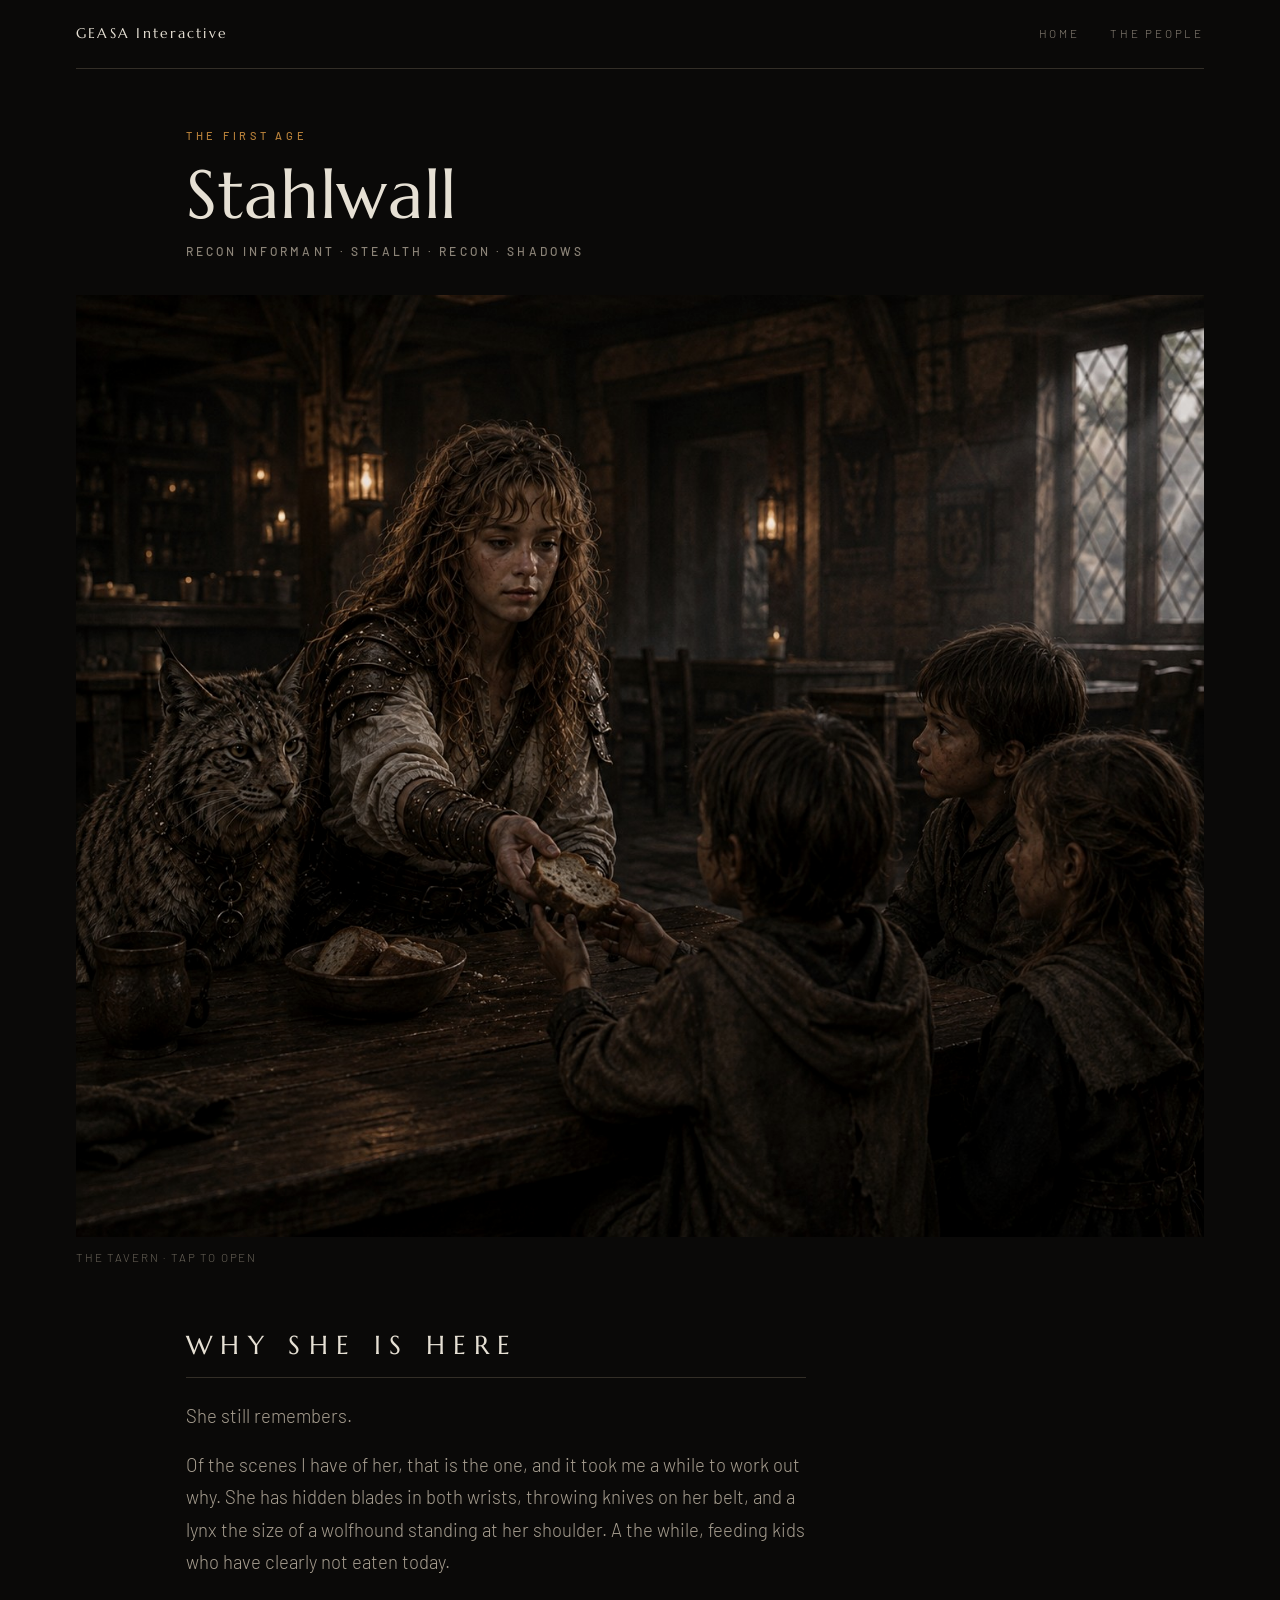
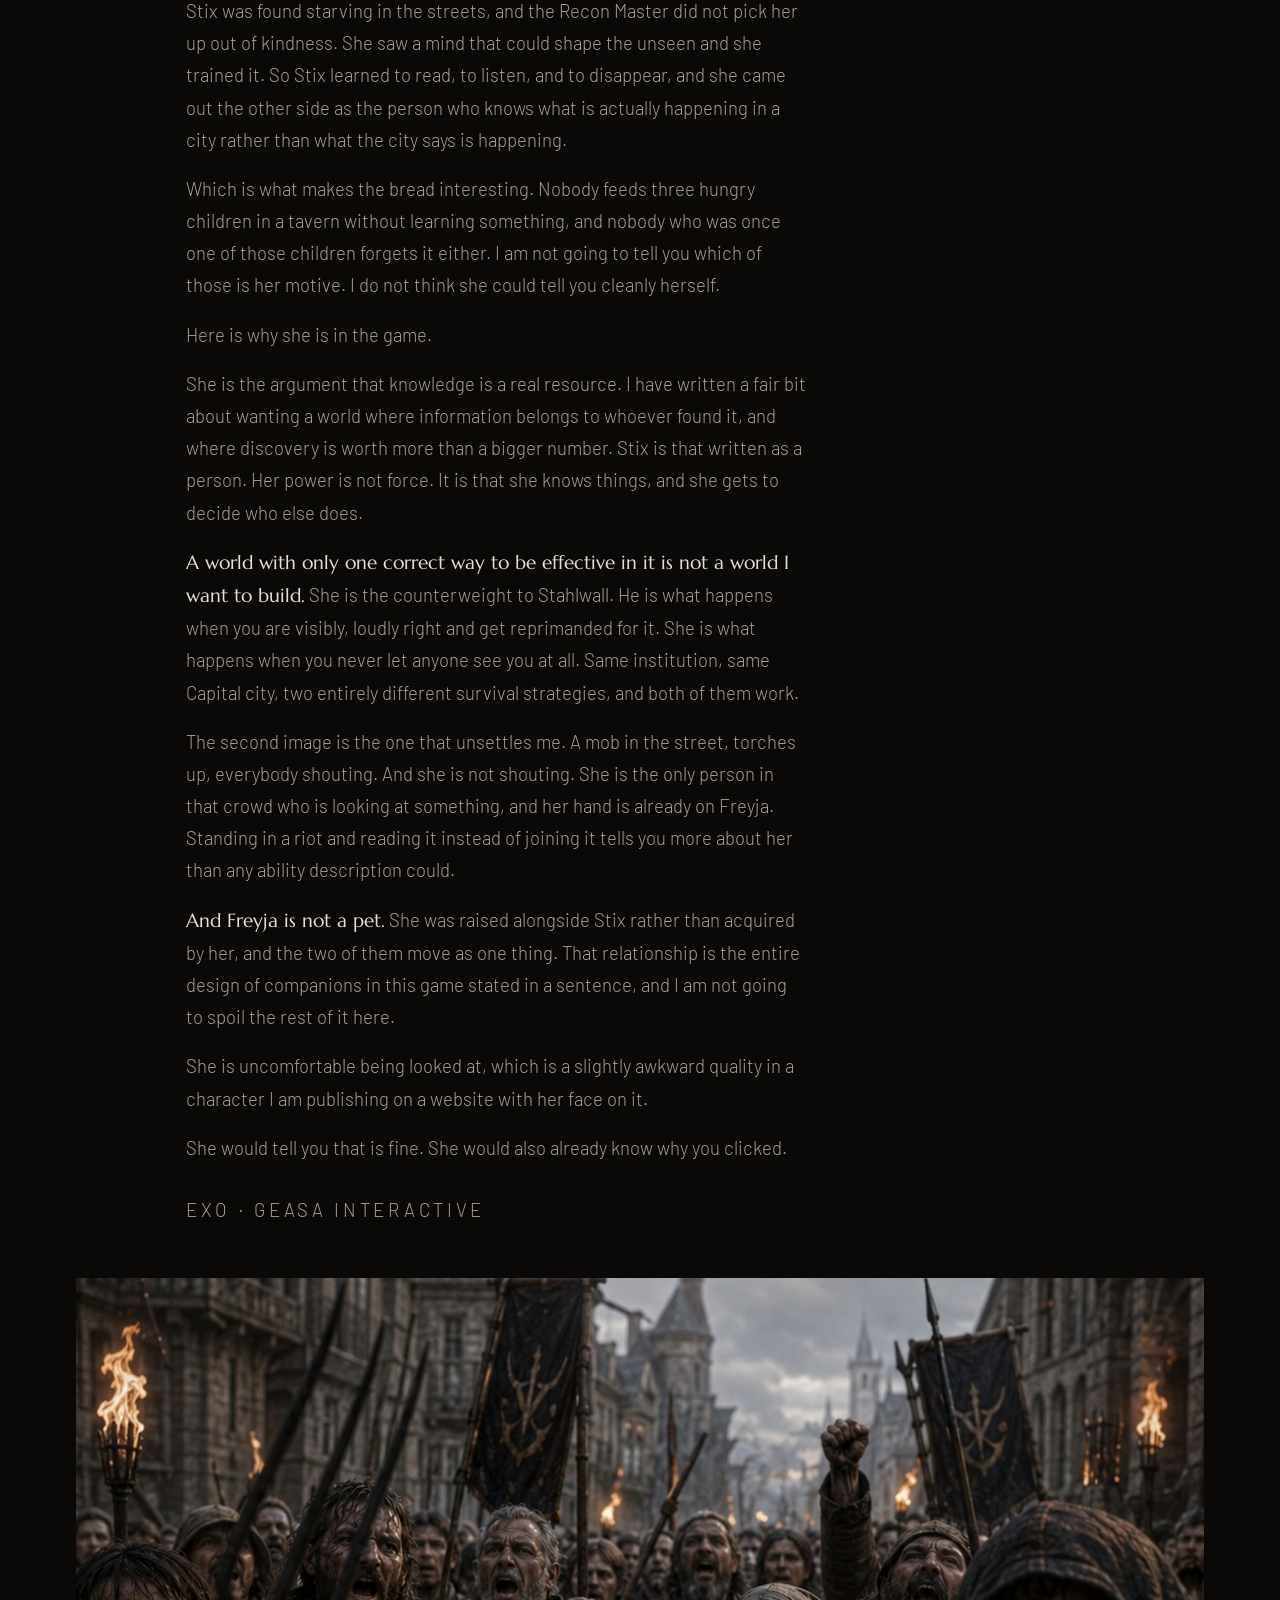
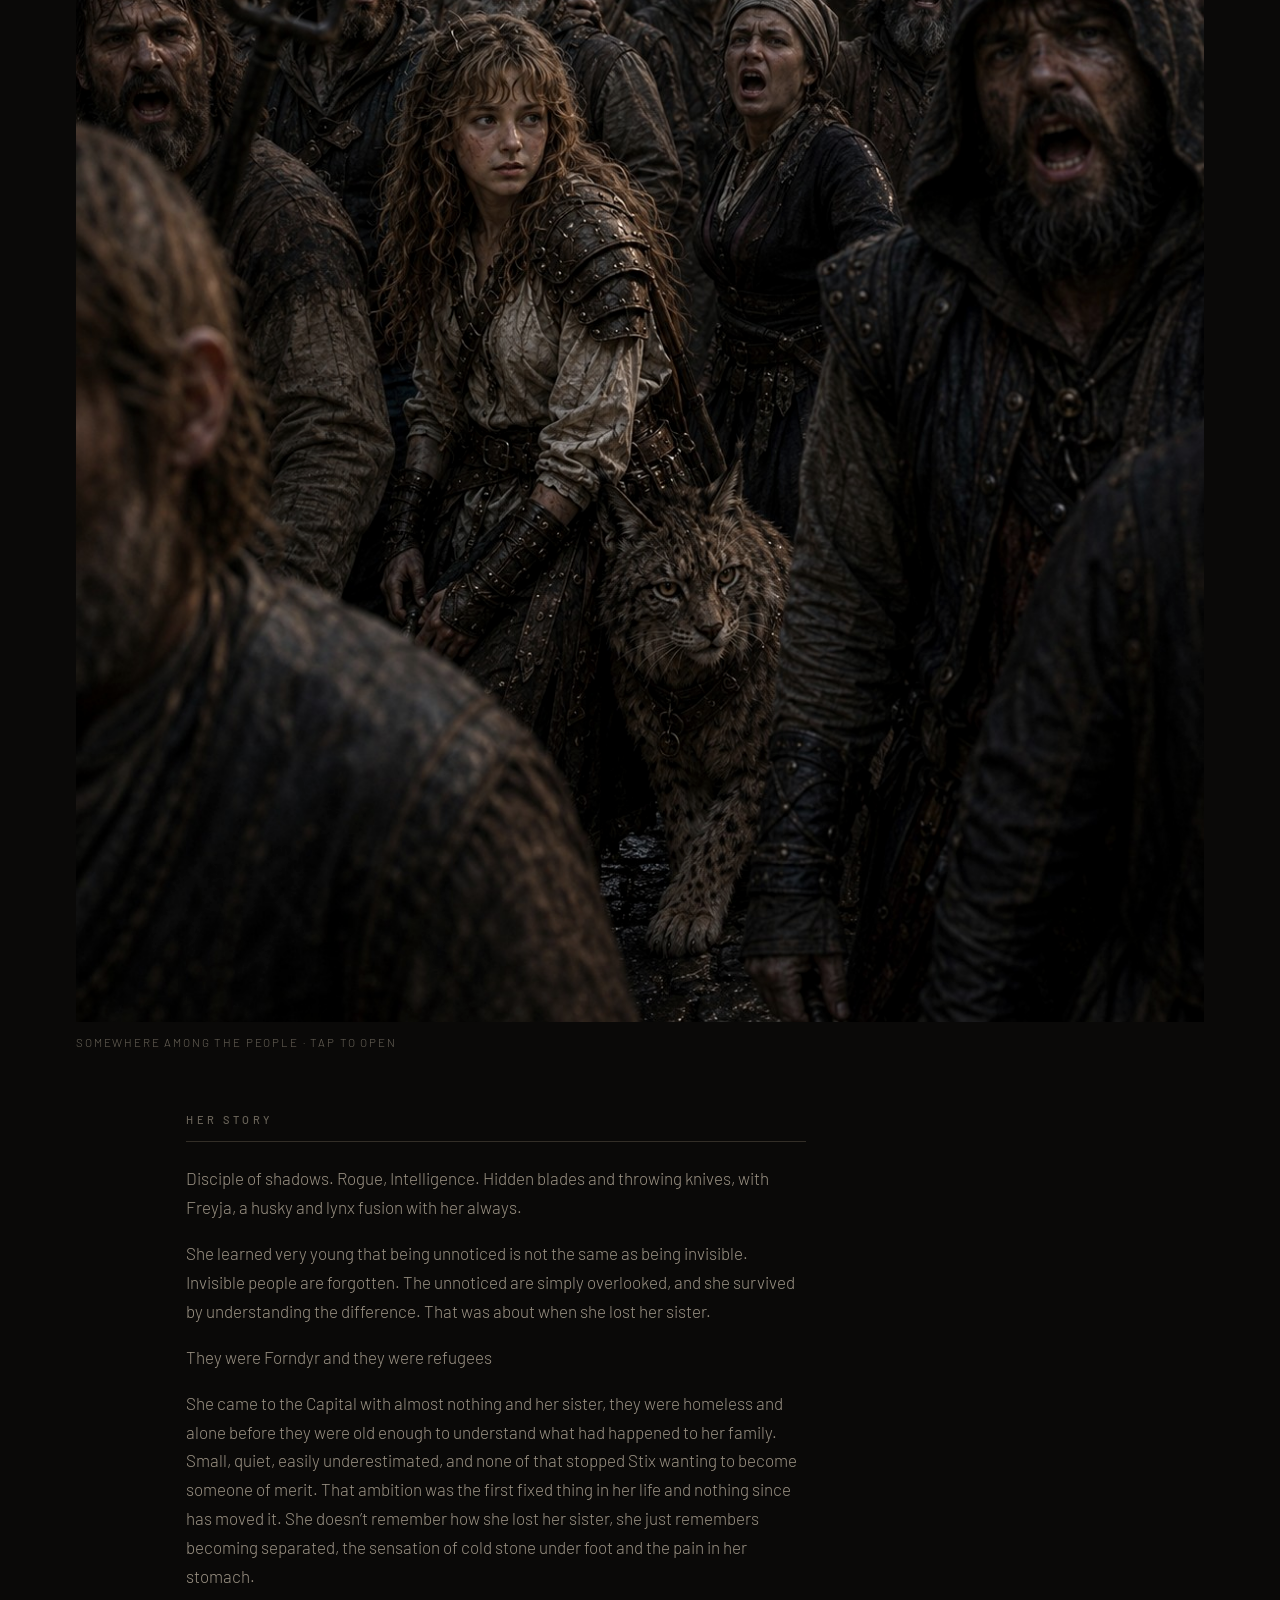
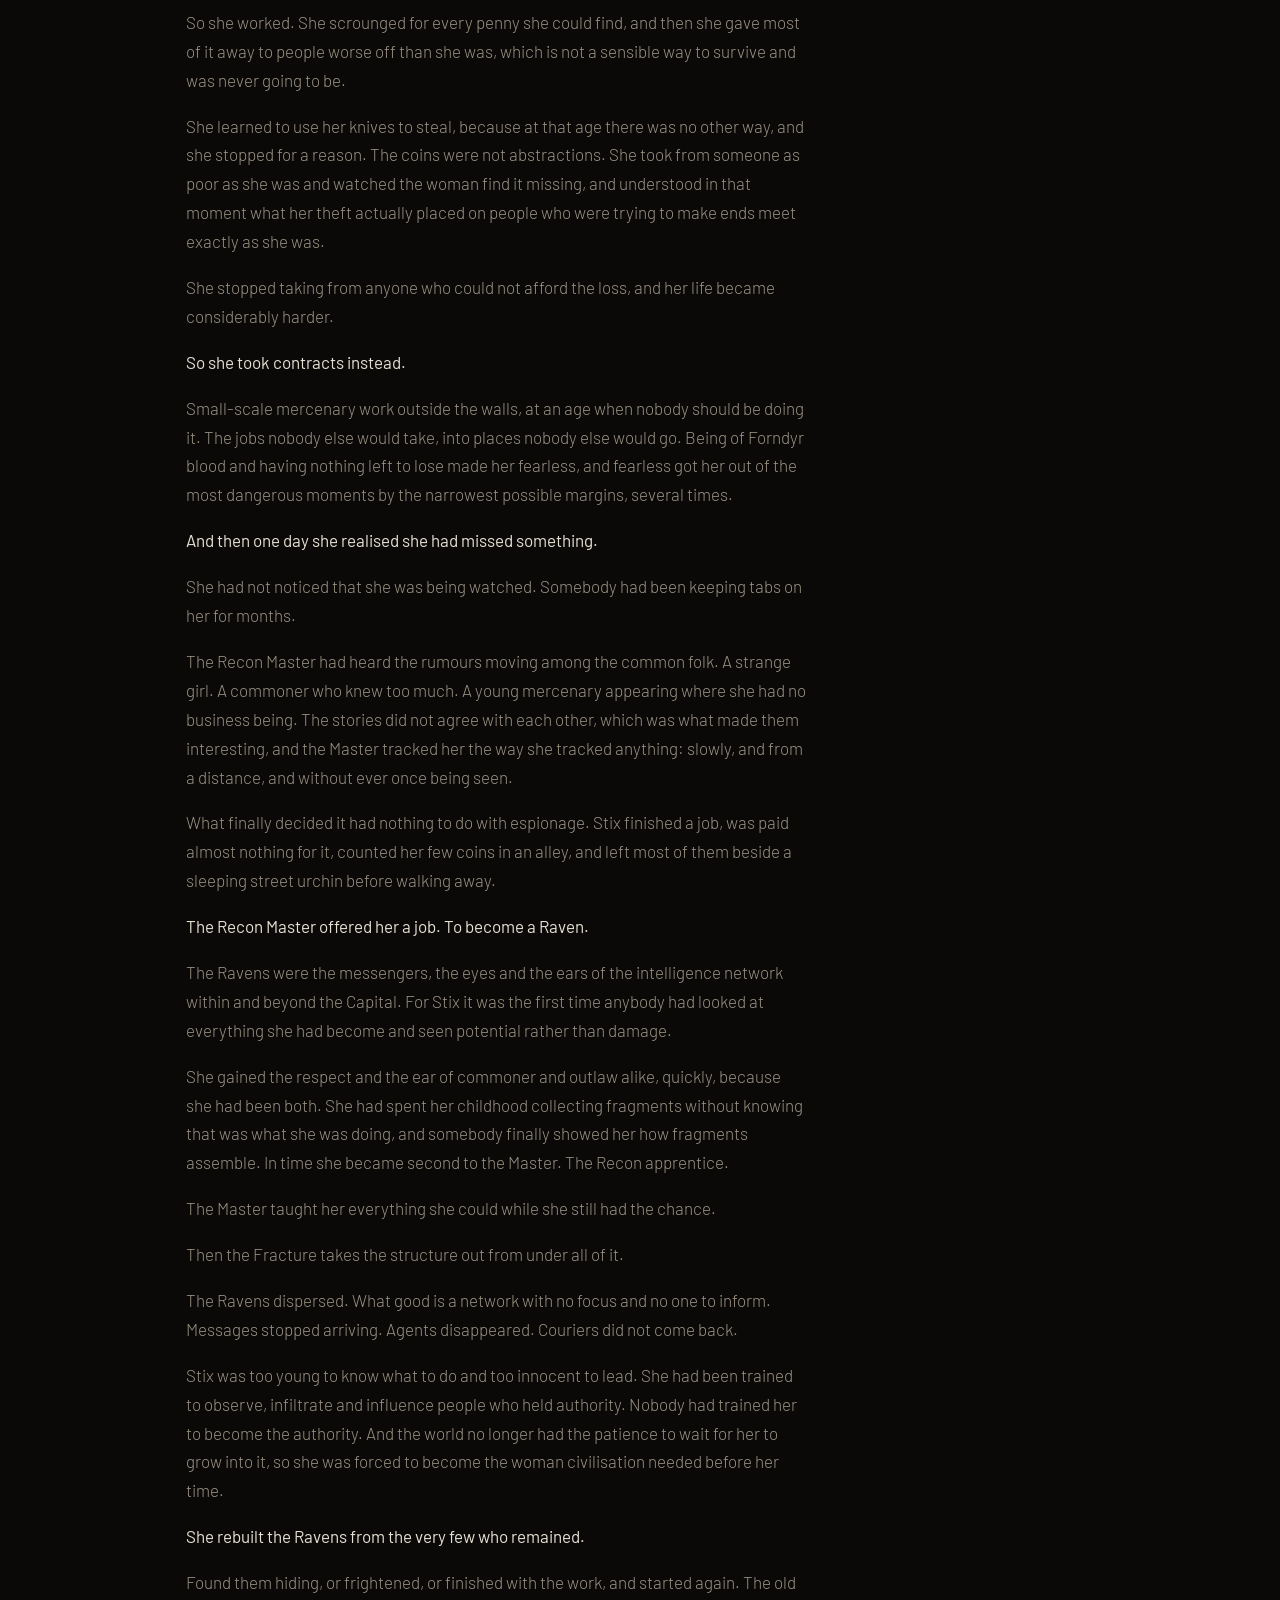
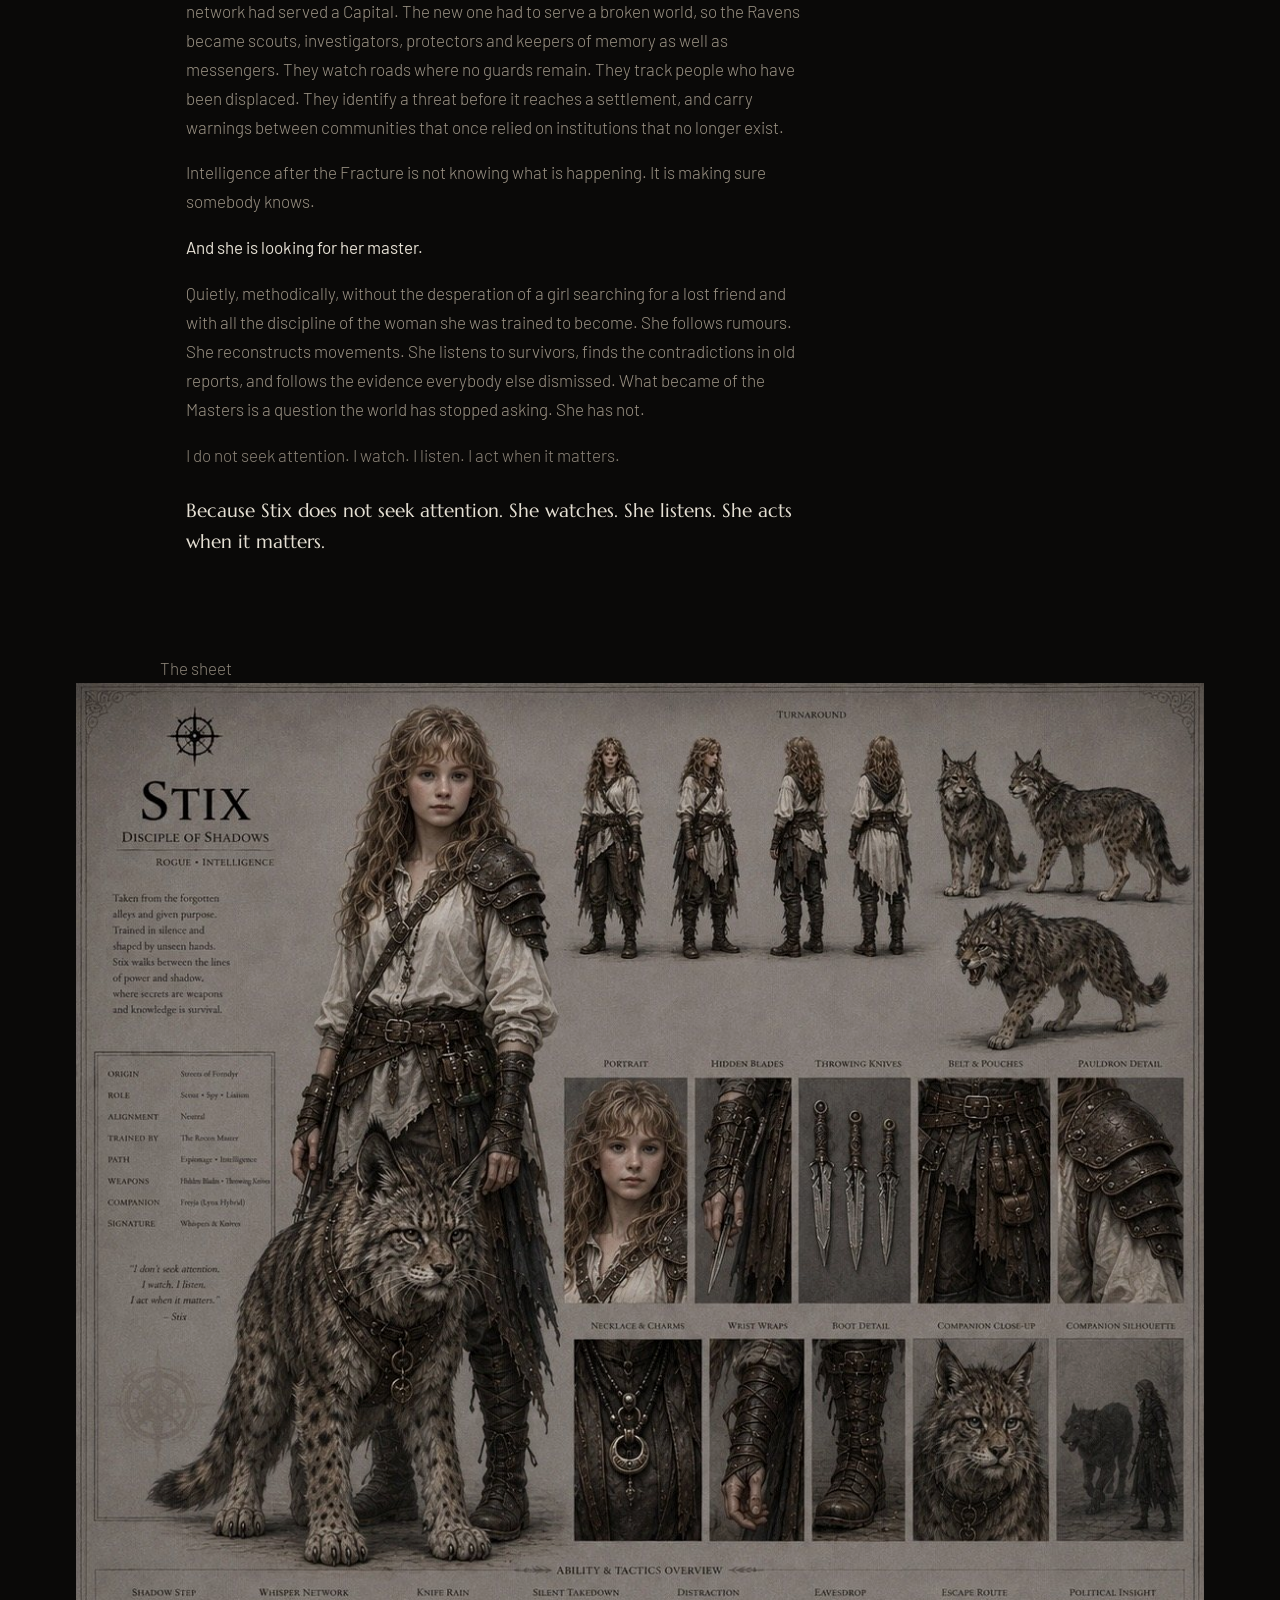
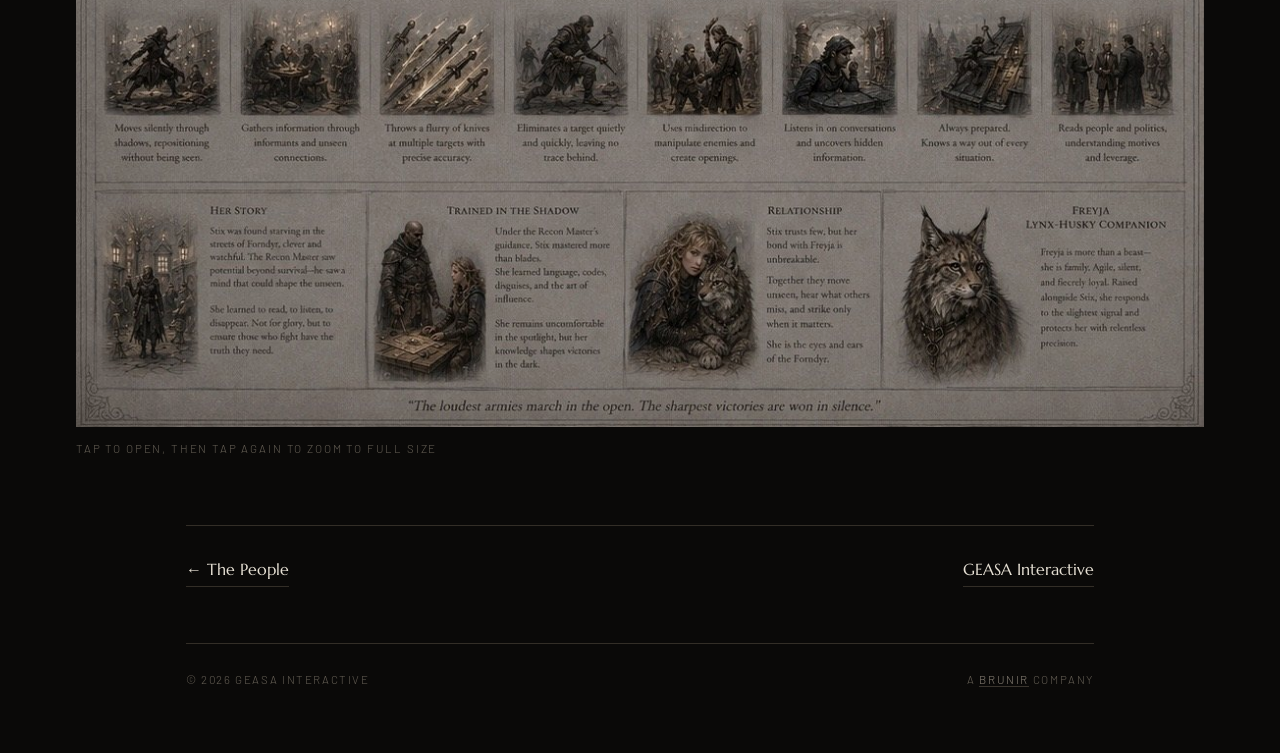
<file: people/stix.html>
<!DOCTYPE html>
<html lang="en-AU">
<head>
<meta charset="utf-8">
<meta name="viewport" content="width=device-width, initial-scale=1">
<title>Stix &middot; The People &middot; GEASA Interactive</title>
<meta name="description" content="She survived and now she watches and listens. Keeping tabs on the Capital.">
<link rel="icon" href="../favicon.png">
<link rel="apple-touch-icon" href="../apple-touch-icon.png">
<meta property="og:title" content="Stix &middot; The People of the First Age">
<meta property="og:description" content="She survived and now she watches and listens. Keeping tabs on the Capital.">
<meta property="og:image" content="../img/people/stix-scene-tavern.jpeg">
<meta property="og:type" content="article">
<link rel="preconnect" href="https://fonts.googleapis.com">
<link rel="preconnect" href="https://fonts.gstatic.com" crossorigin>
<link href="https://fonts.googleapis.com/css2?family=Marcellus&family=Barlow:ital,wght@0,300;0,400;0,500;1,300&display=swap" rel="stylesheet">
<link rel="stylesheet" href="people.css">
</head>
<body>

<div class="wide">
  <div class="bar">
    <a class="home" href="../">GEASA Interactive</a>
    <nav>
      <a href="../">Home</a>
      <a href="./">The People</a>
    </nav>
  </div>
</div>

<div class="shell">
  <section class="head">
    <p class="eyebrow">The First Age</p>
    <h1>Stahlwall</h1>
    <p class="sub">Recon Informant &middot; Stealth &middot; Recon &middot; Shadows</p>
  </section>
</div>

<div class="wide">
  <div class="plate">
    <img src="../img/people/stix-scene-tavern.jpeg"
         data-full="../img/people/stix-scene-tavern.jpeg"
         alt="Stix in a quiet tavern, Feeling starving children Freyja beside her">
    <p class="cap">The tavern &middot; Tap to open</p>
  </div>
</div>

<div class="shell">

  <section class="block voice narrow">
    <p class="label">Why she is here</p>

    <p>She still remembers.</p>

    <p>Of the  scenes I have of her, that is the one, and it took me a while to work out why. She has hidden blades in both wrists, throwing knives on her belt, and a lynx the size of a wolfhound standing at her shoulder. A the while, feeding kids who have clearly not eaten today.</p>

    <p>Stix was found starving in the streets, and the Recon Master did not pick her up out of kindness. She saw a mind that could shape the unseen and she trained it. So Stix learned to read, to listen, and to disappear, and she came out the other side as the person who knows what is actually happening in a city rather than what the city says is happening.</p>

    <p>Which is what makes the bread interesting. Nobody feeds three hungry children in a tavern without learning something, and nobody who was once one of those children forgets it either. I am not going to tell you which of those is her motive. I do not think she could tell you cleanly herself.</p>

    <p>Here is why she is in the game.</p>

    <p>She is the argument that knowledge is a real resource. I have written a fair bit about wanting a world where information belongs to whoever found it, and where discovery is worth more than a bigger number. Stix is that written as a person. Her power is not force. It is that she knows things, and she gets to decide who else does.</p>

    <p><strong>A world with only one correct way to be effective in it is not a world I want to build.</strong> She is the counterweight to Stahlwall. He is what happens when you are visibly, loudly right and get reprimanded for it. She is what happens when you never let anyone see you at all. Same institution, same Capital city, two entirely different survival strategies, and both of them work.</p>

    <p>The second image is the one that unsettles me. A mob in the street, torches up, everybody shouting. And she is not shouting. She is the only person in that crowd who is looking at something, and her hand is already on Freyja. Standing in a riot and reading it instead of joining it tells you more about her than any ability description could.</p>

    <p><strong>And Freyja is not a pet.</strong> She was raised alongside Stix rather than acquired by her, and the two of them move as one thing. That relationship is the entire design of companions in this game stated in a sentence, and I am not going to spoil the rest of it here.</p>

    <p>She is uncomfortable being looked at, which is a slightly awkward quality in a character I am publishing on a website with her face on it.</p>

    <p>She would tell you that is fine. She would also already know why you clicked.</p>

    <p class="sign">Exo &middot; GEASA Interactive</p>
  </section>

</div>

<div class="wide">
  <div class="plate">
    <img src="../img/people/stix-scene-angrymob.jpeg"
         data-full="../img/people/stix-scene-angrymob.jpeg"
         alt="Stix among the mob, not afraid but aware, Freyja stalking alongside">
    <p class="cap">Somewhere among the people &middot; Tap to open</p>
  </div>
</div>

<div class="shell">

  <section class="block tale narrow">
    <p class="label">Her story</p>

    <p>Disciple of shadows. Rogue, Intelligence. Hidden blades and throwing knives, with Freyja, a husky and lynx fusion with her always.</p>

    <p>She learned very young that being unnoticed is not the same as being invisible. Invisible people are forgotten. The unnoticed are simply overlooked, and she survived by understanding the difference. That was about when she lost her sister.</p>

    <p>They were Forndyr and they were refugees</p>

    <p>She came to the Capital with almost nothing and her sister, they were homeless and alone before they were old enough to understand what had happened to her family. Small, quiet, easily underestimated, and none of that stopped Stix wanting to become someone of merit. That ambition was the first fixed thing in her life and nothing since has moved it. She doesn’t remember how she lost her sister, she just remembers becoming separated, the sensation of cold stone under foot and the pain in her stomach.</p>

    <p>So she worked. She scrounged for every penny she could find, and then she gave most of it away to people worse off than she was, which is not a sensible way to survive and was never going to be.</p>

    <p>She learned to use her knives to steal, because at that age there was no other way, and she stopped for a reason. The coins were not abstractions. She took from someone as poor as she was and watched the woman find it missing, and understood in that moment what her theft actually placed on people who were trying to make ends meet exactly as she was.</p>

    <p>She stopped taking from anyone who could not afford the loss, and her life became considerably harder.</p>

    <p><strong>So she took contracts instead.</strong></p>

    <p>Small-scale mercenary work outside the walls, at an age when nobody should be doing it. The jobs nobody else would take, into places nobody else would go. Being of Forndyr blood and having nothing left to lose made her fearless, and fearless got her out of the most dangerous moments by the narrowest possible margins, several times.</p>

    <p><strong>And then one day she realised she had missed something.</strong></p>

    <p>She had not noticed that she was being watched. Somebody had been keeping tabs on her for months.</p>

    <p>The Recon Master had heard the rumours moving among the common folk. A strange girl. A commoner who knew too much. A young mercenary appearing where she had no business being. The stories did not agree with each other, which was what made them interesting, and the Master tracked her the way she tracked anything: slowly, and from a distance, and without ever once being seen.</p>

    <p>What finally decided it had nothing to do with espionage. Stix finished a job, was paid almost nothing for it, counted her few coins in an alley, and left most of them beside a sleeping street urchin before walking away.</p>

    <p><strong>The Recon Master offered her a job. To become a Raven.</strong></p>

    <p>The Ravens were the messengers, the eyes and the ears of the intelligence network within and beyond the Capital. For Stix it was the first time anybody had looked at everything she had become and seen potential rather than damage.</p>

    <p>She gained the respect and the ear of commoner and outlaw alike, quickly, because she had been both. She had spent her childhood collecting fragments without knowing that was what she was doing, and somebody finally showed her how fragments assemble. In time she became second to the Master. The Recon apprentice.</p>

    <p>The Master taught her everything she could while she still had the chance.</p>

    <p>Then the Fracture takes the structure out from under all of it.</p>

    <p>The Ravens dispersed. What good is a network with no focus and no one to inform. Messages stopped arriving. Agents disappeared. Couriers did not come back.</p>

    <p>Stix was too young to know what to do and too innocent to lead. She had been trained to observe, infiltrate and influence people who held authority. Nobody had trained her to become the authority. And the world no longer had the patience to wait for her to grow into it, so she was forced to become the woman civilisation needed before her time.</p>

    <p><strong>She rebuilt the Ravens from the very few who remained.</strong></p>

    <p>Found them hiding, or frightened, or finished with the work, and started again. The old network had served a Capital. The new one had to serve a broken world, so the Ravens became scouts, investigators, protectors and keepers of memory as well as messengers. They watch roads where no guards remain. They track people who have been displaced. They identify a threat before it reaches a settlement, and carry warnings between communities that once relied on institutions that no longer exist.</p>

    <p>Intelligence after the Fracture is not knowing what is happening. It is making sure somebody knows.</p>

    <p><strong>And she is looking for her master.</strong></p>

    <p>Quietly, methodically, without the desperation of a girl searching for a lost friend and with all the discipline of the woman she was trained to become. She follows rumours. She reconstructs movements. She listens to survivors, finds the contradictions in old reports, and follows the evidence everybody else dismissed. What became of the Masters is a question the world has stopped asking. She has not.</p>

    I do not seek attention. I watch. I listen. I act when it matters.

    <p class="beat">Because Stix does not seek attention. She watches. She listens. She acts when it matters.</p>
  </section>

</div>

<div class="wide">
  <section class="sheetwrap">
    <div class="shell" style="padding-left:0;padding-right:0">
      <p class="label" style="max-width:none">The sheet</p>
    </div>
    <div class="plate">
      <img src="../img/people/stix-sheet-w.jpg"
           data-full="../img/people/stix-sheet.jpg"
           alt="Stix character specification sheet: turnaround, gear detail, companion Freyja, role and abilities">
      <p class="hint">Tap to open, then tap again to zoom to full size</p>
    </div>
  </section>
</div>

<div class="shell">
  <p class="pager">
    <a href="./">&larr; The People</a>
    <a href="../">GEASA Interactive</a>
  </p>

  <footer>
    <span>&copy; 2026 GEASA Interactive</span>
    <span>A <a href="https://brunir.com.au">Brunir</a> company</span>
  </footer>
</div>

<script src="zoom.js"></script>
</body>
</html>
</file>
<file: people/people.css>
:root{
  --void:#0A0908;
  --pitch:#050505;
  --stone:#221F1B;
  --edge:#332E27;
  --bone:#E6E0D4;
  --dim:#8C8478;
  --gold:#C9A227;
  --ember:#B8813A;
  --cold:#7E97B8;
  --frost:#A9C0D8;
}
*{box-sizing:border-box}
html{-webkit-text-size-adjust:100%;scroll-behavior:smooth}
@media (prefers-reduced-motion: reduce){html{scroll-behavior:auto}}
body{
  margin:0;background:var(--void);color:var(--dim);
  font-family:"Barlow",system-ui,sans-serif;font-weight:300;
  font-size:17px;line-height:1.7;-webkit-font-smoothing:antialiased;
}
img{display:block;max-width:100%}
a{color:var(--bone);text-decoration:none}
a:focus-visible{outline:2px solid var(--gold);outline-offset:3px}

.shell{max-width:960px;margin:0 auto;padding:0 26px}
.wide{max-width:1180px;margin:0 auto;padding:0 26px}
.narrow{max-width:62ch}

/* ---------- top bar ---------- */
.bar{
  padding:22px 0;border-bottom:1px solid var(--edge);
  display:flex;justify-content:space-between;align-items:baseline;gap:16px;flex-wrap:wrap;
  font-size:11.5px;letter-spacing:.24em;text-transform:uppercase;
}
.bar .home{font-family:"Marcellus",Georgia,serif;letter-spacing:.16em;font-size:14px;text-transform:none;color:var(--bone)}
.bar .home:hover{color:var(--gold)}
.bar nav a{color:var(--dim);margin-left:26px}
.bar nav a:hover,.bar nav a[aria-current]{color:var(--bone)}

/* ---------- shared type ---------- */
.eyebrow{
  font-family:"Barlow",sans-serif;font-weight:500;font-size:11px;
  letter-spacing:.34em;text-transform:uppercase;color:var(--ember);
  margin:0 0 14px;
}
h1{
  font-family:"Marcellus",Georgia,serif;font-weight:400;
  font-size:clamp(38px,7vw,68px);color:var(--bone);
  margin:0 0 10px;line-height:1.05;letter-spacing:.01em;
}
h2{
  font-family:"Marcellus",Georgia,serif;font-weight:400;
  font-size:clamp(23px,3.4vw,30px);color:var(--bone);
  margin:0 0 18px;line-height:1.25;
}
p{margin:0 0 17px}
p:last-child{margin-bottom:0}
strong{color:var(--bone);font-weight:400}

.sub{
  font-family:"Barlow",sans-serif;font-size:12px;font-weight:500;
  letter-spacing:.26em;text-transform:uppercase;color:var(--dim);margin:0;
}

/* ---------- character page ---------- */
.head{padding:58px 0 34px}
.plate{margin:0 0 6px;position:relative}
.plate img{width:100%;filter:saturate(.88) contrast(1.03)}
.plate .cap{
  margin:11px 0 0;font-size:11.5px;letter-spacing:.16em;
  text-transform:uppercase;color:#6A6459;
}
.zoomable{cursor:zoom-in}

.block{padding:52px 0}
.block .label{
  font-family:"Barlow",sans-serif;font-weight:500;font-size:11px;
  letter-spacing:.32em;text-transform:uppercase;color:#6A6459;margin:0 0 22px;
  padding:0 0 12px;border-bottom:1px solid var(--edge);
}
.voice p{color:#A79E90;font-size:18.5px;line-height:1.74}
.voice p:first-of-type{
  font-family:"Marcellus",Georgia,serif;color:var(--bone);
  font-size:clamp(21px,3vw,26px);line-height:1.5;margin-bottom:22px;
}
.voice strong{font-family:"Marcellus",serif;color:var(--bone)}
.sign{
  margin:30px 0 0;font-size:11.5px;letter-spacing:.2em;
  text-transform:uppercase;color:#645E54;
}
.tale p{color:#9B9284}
.tale p.beat{
  font-family:"Marcellus",Georgia,serif;color:var(--bone);
  font-size:19px;line-height:1.6;margin:26px 0;
}

.sheetwrap{padding:20px 0 60px}
.sheetwrap .hint{
  margin:12px 0 0;font-size:11.5px;letter-spacing:.16em;
  text-transform:uppercase;color:#645E54;
}

/* ---------- index grid ---------- */
.intro{padding:58px 0 10px}
.intro p{max-width:56ch;font-size:19px;color:#A79E90}
.grid{
  padding:36px 0 20px;display:grid;
  grid-template-columns:repeat(auto-fill,minmax(300px,1fr));gap:26px;
}
.card{display:block;background:var(--pitch);border:1px solid var(--edge);transition:border-color .2s ease}
.card:hover{border-color:#5A5148}
.card img{width:100%;aspect-ratio:9/7;object-fit:cover;filter:saturate(.86) brightness(.92);transition:filter .25s ease}
.card:hover img{filter:saturate(1) brightness(1)}
.card .txt{padding:18px 20px 22px}
.card .txt b{
  display:block;font-family:"Marcellus",serif;font-weight:400;
  font-size:24px;color:var(--bone);margin:0 0 4px;
}
.card .txt span{font-size:11.5px;letter-spacing:.2em;text-transform:uppercase;color:var(--dim)}
.card .txt em{display:block;font-style:normal;margin:10px 0 0;font-size:15px;color:#8C8478;line-height:1.6}

.pending{
  border:1px dashed var(--edge);background:transparent;padding:26px 22px;
  display:flex;flex-direction:column;justify-content:center;min-height:180px;
}
.pending b{font-family:"Marcellus",serif;font-weight:400;font-size:20px;color:#645E54;display:block;margin:0 0 6px}
.pending span{font-size:12px;letter-spacing:.18em;text-transform:uppercase;color:#4E4941}

/* ---------- pager ---------- */
.pager{
  margin:0;padding:30px 0 0;border-top:1px solid var(--edge);
  display:flex;justify-content:space-between;gap:16px;flex-wrap:wrap;
  font-family:"Marcellus",serif;font-size:16px;
}
.pager a{border-bottom:1px solid var(--edge);padding:0 0 3px}
.pager a:hover{color:var(--gold);border-bottom-color:var(--gold)}

footer{
  margin:56px 0 0;padding:26px 0 64px;border-top:1px solid var(--edge);
  display:flex;justify-content:space-between;flex-wrap:wrap;gap:12px;
  font-size:11.5px;letter-spacing:.14em;text-transform:uppercase;color:#645E54;
}
footer a{color:#8C8478;border-bottom:1px solid #3A352E}
footer a:hover{color:var(--bone)}

/* ---------- lightbox ---------- */
.lb{
  position:fixed;inset:0;z-index:90;display:none;
  background:rgba(5,5,5,.97);
}
.lb.on{display:block}
.lb .pane{
  position:absolute;inset:0;overflow:auto;
  -webkit-overflow-scrolling:touch;touch-action:pinch-zoom;
  display:flex;align-items:center;justify-content:center;padding:16px;
}
.lb img{
  max-width:100%;max-height:calc(100vh - 32px);width:auto;height:auto;
  cursor:zoom-in;transition:none;
}
.lb.zoom .pane{display:block;padding:0}
.lb.zoom img{max-width:none;max-height:none;width:auto;cursor:zoom-out}
.lb .shut{
  position:fixed;top:14px;right:16px;z-index:92;
  width:44px;height:44px;border:1px solid var(--edge);background:rgba(10,9,8,.86);
  color:var(--bone);font-size:20px;line-height:1;cursor:pointer;border-radius:50%;
}
.lb .shut:hover{border-color:var(--gold);color:var(--gold)}
.lb .tip{
  position:fixed;bottom:16px;left:0;right:0;text-align:center;z-index:92;
  font-size:11px;letter-spacing:.2em;text-transform:uppercase;color:#645E54;
  pointer-events:none;
}

@media (max-width:600px){
  body{font-size:16px}
  .head{padding:40px 0 26px}
  .block{padding:40px 0}
  .voice p{font-size:17.5px}
  .bar nav a{margin-left:0;margin-right:22px}
}
</file>
